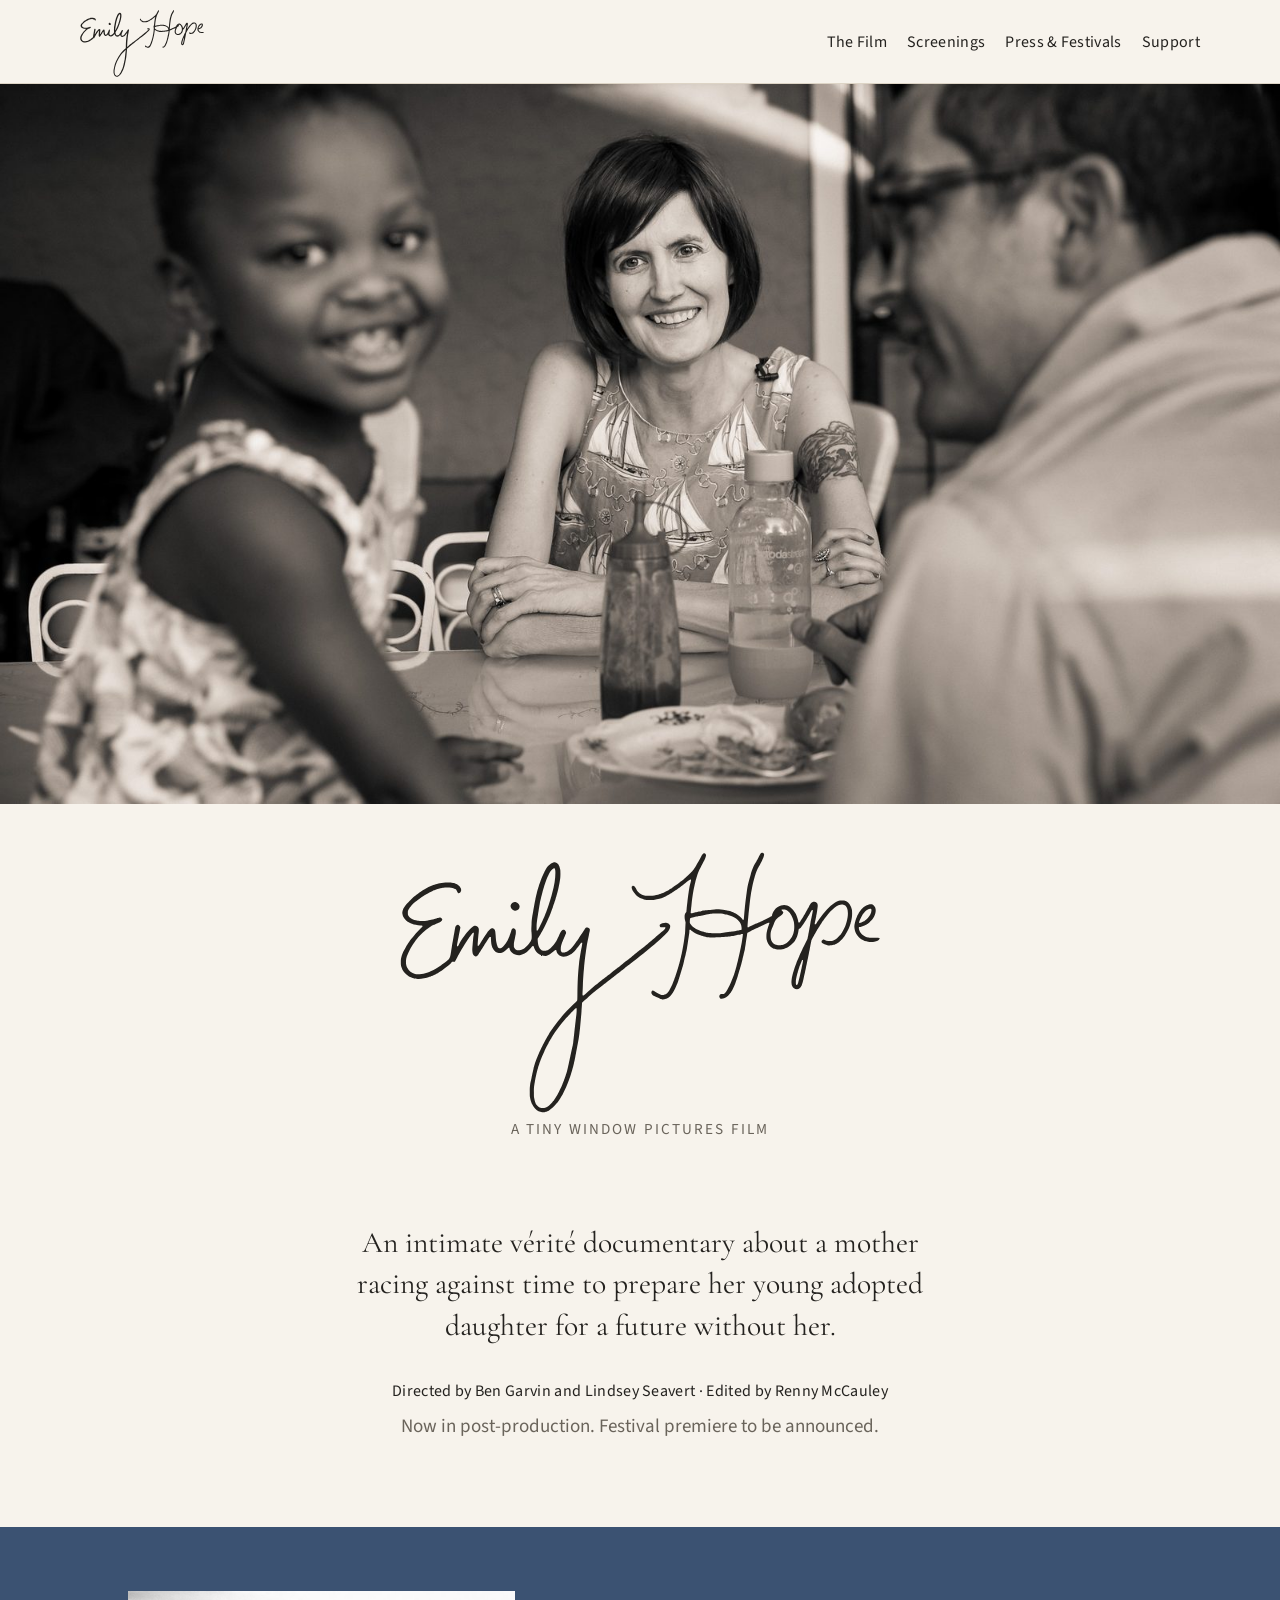
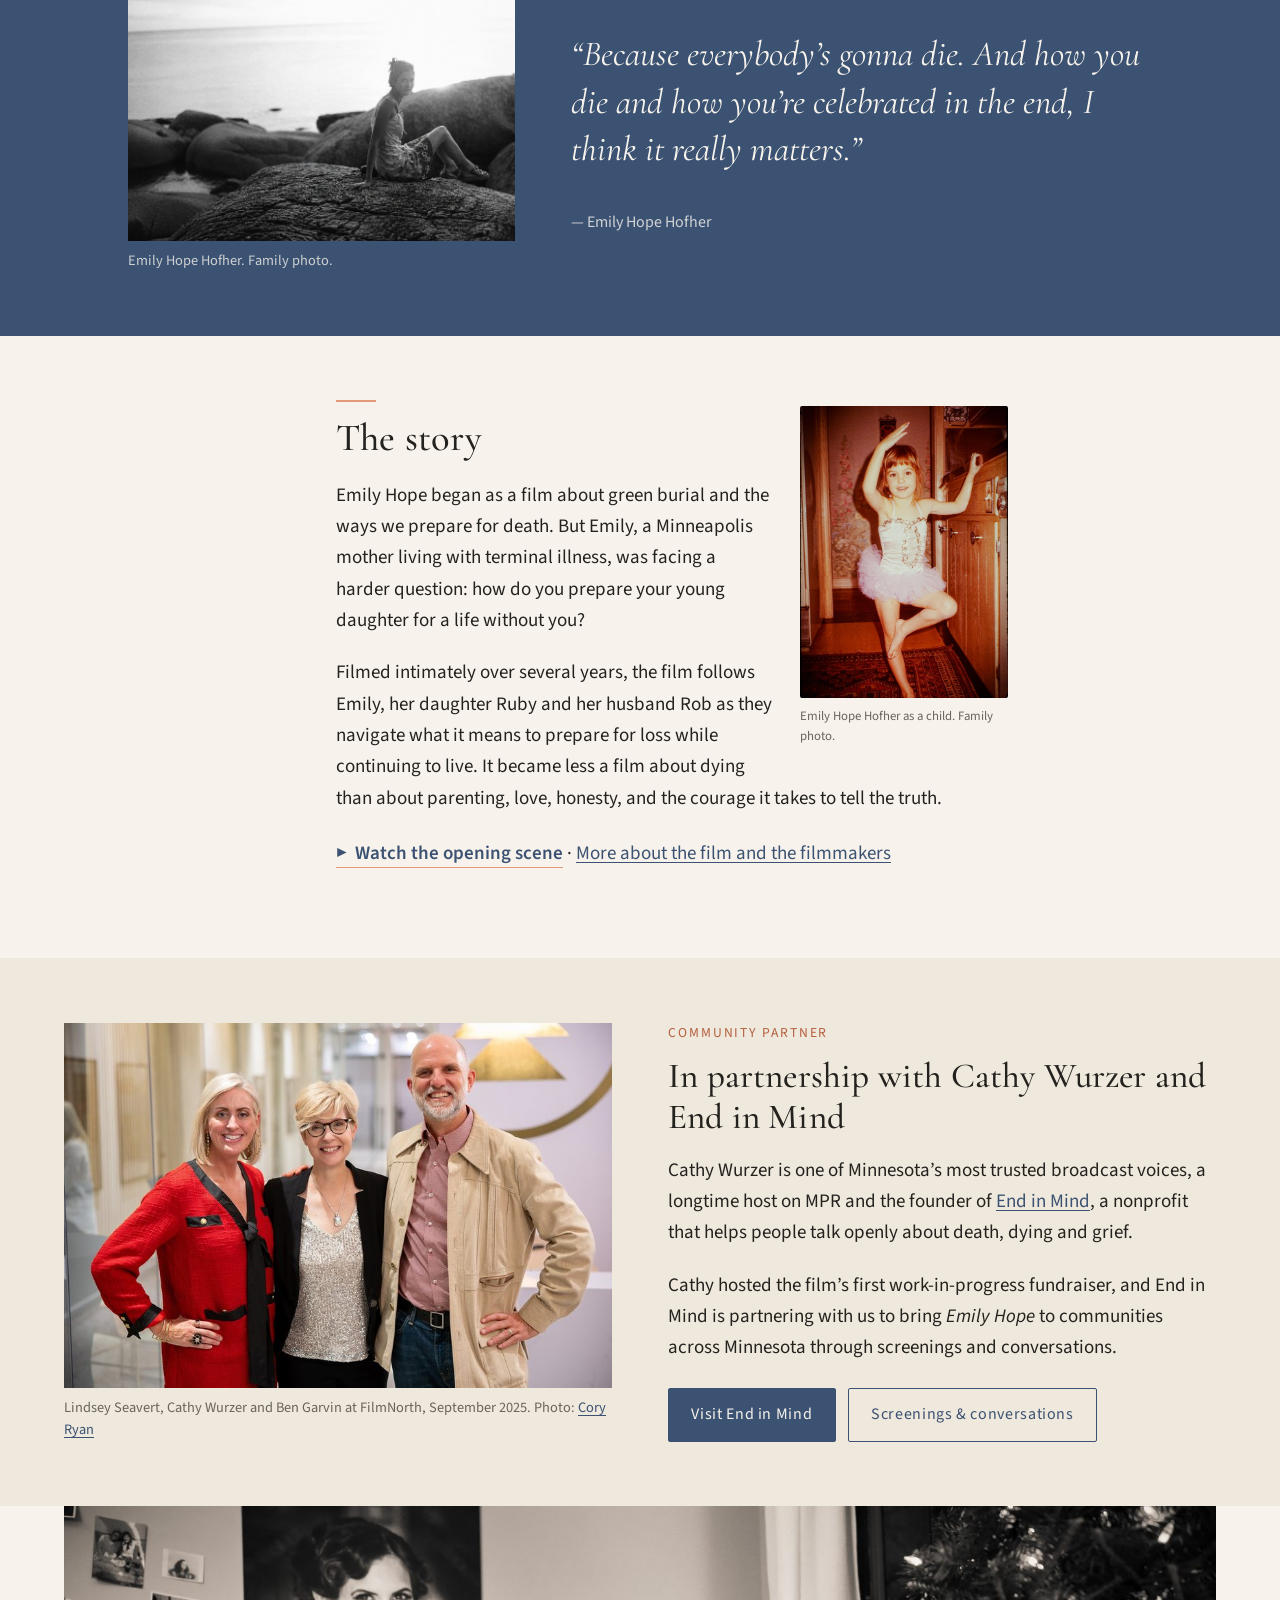
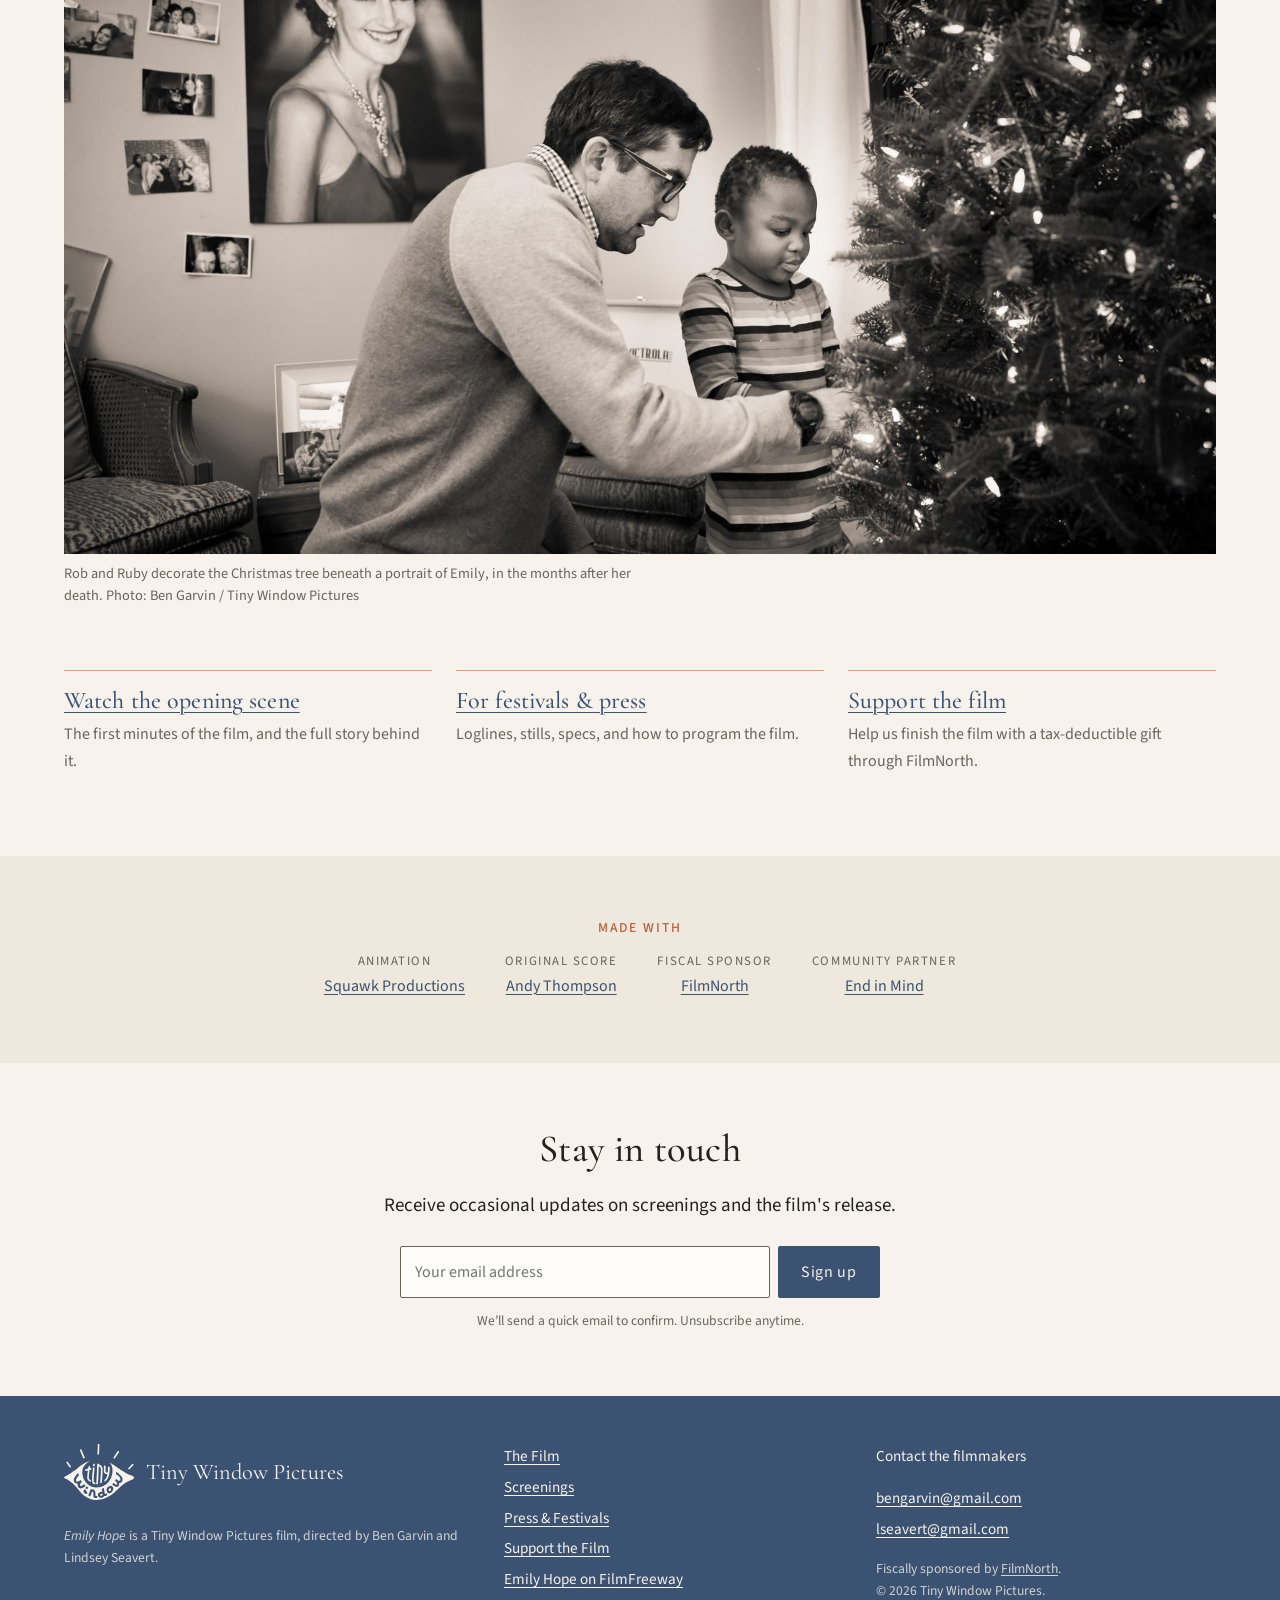
<file: index.html>
<!doctype html>
<html lang="en">
<head>
  <meta charset="utf-8">
  <!-- Google Analytics (Emily Hope website) -->
  <script async src="https://www.googletagmanager.com/gtag/js?id=G-E8V0E00K4C"></script>
  <script>window.dataLayer=window.dataLayer||[];function gtag(){dataLayer.push(arguments);}gtag('js',new Date());gtag('config','G-E8V0E00K4C');</script>
  <meta name="viewport" content="width=device-width, initial-scale=1">
  <title>Emily Hope | A Documentary About Motherhood, Terminal Illness and Telling the Truth</title>
  <meta name="description" content="Emily Hope is an intimate vérité documentary about a Minneapolis mother preparing her young adopted daughter for a life without her. By Ben Garvin and Lindsey Seavert, with community partner Cathy Wurzer and End in Mind.">
  <link rel="canonical" href="https://www.emilyhopefilm.com/">
  <meta property="og:type" content="website">
  <meta property="og:site_name" content="Emily Hope">
  <meta property="og:title" content="Emily Hope | A Documentary About Motherhood, Terminal Illness and Telling the Truth">
  <meta property="og:description" content="Emily Hope is an intimate vérité documentary about a Minneapolis mother preparing her young adopted daughter for a life without her. By Ben Garvin and Lindsey Seavert, with community partner Cathy Wurzer and End in Mind.">
  <meta property="og:url" content="https://www.emilyhopefilm.com/">
  <meta property="og:image" content="https://www.emilyhopefilm.com/img/og-emily-hope.jpg">
  <meta property="og:image:width" content="1200">
  <meta property="og:image:height" content="630">
  <meta property="og:image:alt" content="Emily Hope smiling across a table at her daughter Ruby, with her husband Rob in the foreground.">
  <meta name="twitter:card" content="summary_large_image">
  <meta name="theme-color" content="#3b5272">
  <link rel="icon" href="favicon.svg" type="image/svg+xml">
  <link rel="preconnect" href="https://fonts.googleapis.com">
  <link rel="preconnect" href="https://fonts.gstatic.com" crossorigin>
  <link href="https://fonts.googleapis.com/css2?family=Cormorant+Garamond:ital,wght@0,500;1,500&amp;family=Source+Sans+3:wght@400;600&amp;display=swap" rel="stylesheet">
  <link rel="stylesheet" href="css/style.css?v=3">
  <script type="application/ld+json">
{
  "@context": "https://schema.org",
  "@type": "Movie",
  "name": "Emily Hope",
  "description": "Emily Hope is an intimate vérité documentary about a mother racing against time to prepare her young adopted daughter for a future without her. Tender and unflinching, the film explores love, grief, resilience, and the quiet courage of telling a child the truth.",
  "url": "https://www.emilyhopefilm.com/",
  "image": "https://www.emilyhopefilm.com/img/og-emily-hope.jpg",
  "genre": [
    "Documentary"
  ],
  "inLanguage": "en",
  "countryOfOrigin": {
    "@type": "Country",
    "name": "United States"
  },
  "director": [
    {
      "@type": "Person",
      "name": "Ben Garvin",
      "url": "https://www.bengarvin.com/",
      "jobTitle": "Director and cinematographer"
    },
    {
      "@type": "Person",
      "name": "Lindsey Seavert",
      "url": "http://seavertstudios.com/",
      "jobTitle": "Director and producer"
    }
  ],
  "producer": [
    {
      "@type": "Person",
      "name": "Lindsey Seavert",
      "url": "http://seavertstudios.com/",
      "jobTitle": "Director and producer"
    }
  ],
  "editor": {
    "@type": "Person",
    "name": "Renny McCauley",
    "url": "https://rennymccauley.com/",
    "jobTitle": "Editor and story producer"
  },
  "productionCompany": {
    "@type": "Organization",
    "name": "Tiny Window Pictures",
    "url": "https://tiny-window.com"
  },
  "trailer": {
    "@type": "VideoObject",
    "name": "Emily Hope — Opening Scene (work in progress)",
    "description": "The opening scene of Emily Hope, a vérité documentary by Ben Garvin and Lindsey Seavert.",
    "thumbnailUrl": "https://www.emilyhopefilm.com/img/stills/emily-hope-02-ruby-in-doorway-1600.jpg",
    "embedUrl": "https://player.vimeo.com/video/1108676259"
  },
  "about": [
    {
      "@type": "Person",
      "name": "Emily Hope Hofher"
    },
    {
      "@type": "Thing",
      "name": "End-of-life care"
    },
    {
      "@type": "Thing",
      "name": "Green burial"
    },
    {
      "@type": "Thing",
      "name": "Home funeral"
    }
  ],
  "sameAs": [
    "https://filmfreeway.com/projects/4390738",
    "https://filmnorth.org/fiscally-sponsored-projects/emily-hope/"
  ],
  "alternateName": [
    "Will She Remember Me?",
    "Will She Remember Me? The Emily Hope Documentary"
  ],
  "duration": "PT60M",
  "sponsor": [
    {
      "@type": "Organization",
      "name": "End in Mind Project",
      "url": "https://www.endinmindproject.org/",
      "founder": {
        "@type": "Person",
        "name": "Cathy Wurzer"
      }
    },
    {
      "@type": "Organization",
      "name": "FilmNorth",
      "url": "https://filmnorth.org/"
    }
  ]
}
  </script>
</head>
<body>
  <a class="skip" href="#main">Skip to content</a>

  <header class="site-header">
    <div class="inner">
      <a class="wordmark" href="./"><img src="img/emily-hope-signature.svg" alt="Emily Hope, home" width="1272" height="690"></a>
      <nav aria-label="Main">
        <ul class="nav">
        <li><a href="film/">The Film</a></li>
        <li><a href="screenings/">Screenings</a></li>
        <li><a href="press/">Press &amp; Festivals</a></li>
        <li><a href="support/">Support</a></li>
        </ul>
      </nav>
    </div>
  </header>

  <main id="main">
    <figure class="hero">
      <img src="img/stills/emily-hope-03-family-at-table-1600.jpg" srcset="img/stills/emily-hope-03-family-at-table-800.jpg 800w, img/stills/emily-hope-03-family-at-table-1600.jpg 1600w, img/stills/emily-hope-03-family-at-table-2400.jpg 2400w" sizes="100vw" width="1600" height="900" alt="Emily smiles across a table at her daughter Ruby, with her husband Rob in the foreground." fetchpriority="high">
    </figure>

    <div class="title-block">
      <h1 class="film-title"><img src="img/emily-hope-signature.svg" alt="Emily Hope" width="1272" height="690"></h1>
      <p class="credit">A Tiny Window Pictures film</p>
    </div>

    <section class="section" aria-label="About the film">
      <div class="prose center">
        <p class="lede">An intimate vérité documentary about a mother racing against time to prepare her young adopted daughter for a future without her.</p>
        <p class="credits-line">Directed by Ben Garvin and Lindsey Seavert &middot; Edited by Renny McCauley</p>
        <p class="muted">Now in post-production. Festival premiere to be announced.</p>
      </div>
    </section>

    <section class="section band" aria-label="Emily, in her words">
      <div class="quote-row">
        <figure>
          <img src="img/family/emily-hope-hofher-on-the-rocks-1500.jpg" srcset="img/family/emily-hope-hofher-on-the-rocks-800.jpg 800w, img/family/emily-hope-hofher-on-the-rocks-1500.jpg 1500w" sizes="(min-width: 52rem) 28rem, 100vw" width="1500" height="965" alt="Emily Hope Hofher as a young woman, sitting on a rocky shoreline and looking back over her shoulder." loading="lazy" decoding="async">
          <figcaption>Emily Hope Hofher. Family photo.</figcaption>
        </figure>
        <blockquote class="pull">
          <p>&ldquo;Because everybody&rsquo;s gonna die. And how you die and how you&rsquo;re celebrated in the end, I think it really matters.&rdquo;</p>
          <cite>&mdash; Emily Hope Hofher</cite>
        </blockquote>
      </div>
    </section>

    <section class="section" aria-labelledby="story">
      <div class="prose">
        <figure class="float-photo">
          <img src="img/family/emily-hope-hofher-as-a-child-600.jpg" srcset="img/family/emily-hope-hofher-as-a-child-600.jpg 600w, img/family/emily-hope-hofher-as-a-child-1200.jpg 1200w" sizes="12rem" width="600" height="841" alt="Emily Hope Hofher as a young girl in a ballet costume, posing in a kitchen doorway." loading="lazy" decoding="async">
          <figcaption>Emily Hope Hofher as a child. Family photo.</figcaption>
        </figure>
        <h2 id="story">The story</h2>
        <p>Emily Hope began as a film about green burial and the ways we prepare for death. But Emily, a Minneapolis mother living with terminal illness, was facing a harder question: how do you prepare your young daughter for a life without you?</p>
        <p>Filmed intimately over several years, the film follows Emily, her daughter Ruby and her husband Rob as they navigate what it means to prepare for loss while continuing to live. It became less a film about dying than about parenting, love, honesty, and the courage it takes to tell the truth.</p>
        <p class="story-links"><a class="play-link" href="film/#watch" data-vimeo-modal="1108676259">&#9654;&nbsp; Watch the opening scene</a> <span aria-hidden="true">&middot;</span> <a href="film/">More about the film and the filmmakers</a></p>
      </div>
    </section>

    <section class="section alt" aria-labelledby="eim">
      <div class="feature">
        <figure>
          <a href="img/events/cathy-wurzer-lindsey-seavert-ben-garvin-1600.jpg"><img src="img/events/cathy-wurzer-lindsey-seavert-ben-garvin-1600.jpg" srcset="img/events/cathy-wurzer-lindsey-seavert-ben-garvin-800.jpg 800w, img/events/cathy-wurzer-lindsey-seavert-ben-garvin-1600.jpg 1600w" sizes="(min-width: 52rem) 34rem, 100vw" width="1600" height="1066" alt="Cathy Wurzer stands between filmmakers Lindsey Seavert and Ben Garvin at FilmNorth in St. Paul, September 2025." loading="lazy" decoding="async"></a>
          <figcaption>Lindsey Seavert, Cathy Wurzer and Ben Garvin at FilmNorth, September 2025. Photo: <a href="https://www.ctryan.com/">Cory Ryan</a></figcaption>
        </figure>
        <div>
          <p class="eyebrow">Community partner</p>
          <h2 id="eim">In partnership with Cathy Wurzer and End in Mind</h2>
          <p>Cathy Wurzer is one of Minnesota&rsquo;s most trusted broadcast voices, a longtime host on MPR and the founder of <a href="https://www.endinmindproject.org/">End in Mind</a>, a nonprofit that helps people talk openly about death, dying and grief.</p>
          <p>Cathy hosted the film&rsquo;s first work-in-progress fundraiser, and End in Mind is partnering with us to bring <em>Emily Hope</em> to communities across Minnesota through screenings and conversations.</p>
          <!-- CATHY QUOTE: when approved, add here:
          <blockquote class="feature-quote"><p>&ldquo;Quote text.&rdquo;</p><cite>&mdash; Cathy Wurzer, founder, End in Mind</cite></blockquote> -->
          <div class="btn-row"><a class="btn" href="https://www.endinmindproject.org/">Visit End in Mind</a> <a class="btn ghost" href="screenings/">Screenings &amp; conversations</a></div>
        </div>
      </div>
    </section>

    <figure class="figure-wide">
      <img src="img/stills/emily-hope-09-christmas-tree-1600.jpg" srcset="img/stills/emily-hope-09-christmas-tree-800.jpg 800w, img/stills/emily-hope-09-christmas-tree-1600.jpg 1600w, img/stills/emily-hope-09-christmas-tree-2400.jpg 2400w" sizes="100vw" width="1600" height="900" alt="Rob and Ruby decorate a lit Christmas tree; a large portrait of Emily hangs on the wall behind them." loading="lazy" decoding="async">
      <figcaption>Rob and Ruby decorate the Christmas tree beneath a portrait of Emily, in the months after her death. Photo: Ben Garvin / Tiny Window Pictures</figcaption>
    </figure>


    <section class="section" aria-label="Find your way">
      <div class="doors">
        <div class="door">
          <h3><a href="film/#watch" data-vimeo-modal="1108676259">Watch the opening scene</a></h3>
          <p>The first minutes of the film, and the full story behind it.</p>
        </div>
        <div class="door">
          <h3><a href="press/">For festivals &amp; press</a></h3>
          <p>Loglines, stills, specs, and how to program the film.</p>
        </div>
        <div class="door">
          <h3><a href="support/">Support the film</a></h3>
          <p>Help us finish the film with a tax-deductible gift through FilmNorth.</p>
        </div>
      </div>
    </section>

    <section class="section alt center" aria-labelledby="partners">
      <h2 id="partners" class="eyebrow">Made with</h2>
      <ul class="partners">
        <li><span>Animation</span><a href="https://squawkproductions.com/">Squawk Productions</a></li>
        <li><span>Original score</span><a href="https://andywho.com/">Andy Thompson</a></li>
        <li><span>Fiscal sponsor</span><a href="https://filmnorth.org/fiscally-sponsored-projects/emily-hope/">FilmNorth</a></li>
        <li><span>Community partner</span><a href="https://www.endinmindproject.org/">End in Mind</a></li>
      </ul>
    </section>

    <div class="modal" id="video-modal" hidden>
      <div class="modal-inner" role="dialog" aria-modal="true" aria-label="Emily Hope, working opening scene">
        <button type="button" class="modal-close" aria-label="Close video">&times;</button>
        <div class="modal-frame"></div>
      </div>
    </div>
    <script>
      // "Watch the opening scene": opens the Vimeo player large over the page. Falls back to The Film page without JavaScript.
      (function () {
        var m = document.getElementById('video-modal'), frame = m.querySelector('.modal-frame'), last;
        function close() { frame.innerHTML = ''; m.hidden = true; document.body.style.overflow = ''; if (last) last.focus(); }
        document.querySelectorAll('[data-vimeo-modal]').forEach(function (a) {
          a.addEventListener('click', function (e) {
            e.preventDefault(); last = a;
            frame.innerHTML = '<iframe src="https://player.vimeo.com/video/' + a.dataset.vimeoModal + '?autoplay=1&dnt=1" title="Emily Hope, working opening scene" allow="autoplay; fullscreen; picture-in-picture" allowfullscreen></iframe>';
            m.hidden = false; document.body.style.overflow = 'hidden'; m.querySelector('.modal-close').focus();
          });
        });
        m.addEventListener('click', function (e) { if (e.target === m || e.target.classList.contains('modal-close')) close(); });
        document.addEventListener('keydown', function (e) { if (e.key === 'Escape' && !m.hidden) close(); });
      })();
    </script>

    <section class="section center" aria-labelledby="updates">
      <div class="prose">
        <h2 id="updates">Stay in touch</h2>
        <p>Receive occasional updates on screenings and the film's release.</p>
        <!-- EMAIL SIGNUP: posts to Kit form 10171319 ("Emily Hope updates"). Kit sends a confirmation email,
             then redirects to /thanks/ and, after confirming, /thanks/confirmed/. -->
        <form class="signup" action="https://app.kit.com/forms/10171319/subscriptions" method="post">
          <label for="email-signup" class="visually-hidden">Email address</label>
          <input id="email-signup" type="email" name="email_address" placeholder="Your email address" autocomplete="email" required>
          <button class="btn" type="submit">Sign up</button>
          <p class="signup-note">We&rsquo;ll send a quick email to confirm. Unsubscribe anytime.</p>
        </form>
      </div>
    </section>
  </main>

  <footer class="site-footer">
    <div class="inner">
      <div>
        <a class="tw-mark" href="https://tiny-window.com"><img src="img/tiny-window-logo-white.svg" alt="" width="1872" height="1498"><span class="tw-text">Tiny Window Pictures</span></a>
        <p class="small"><em>Emily Hope</em> is a Tiny Window Pictures film, directed by Ben Garvin and Lindsey Seavert.</p>
      </div>
      <div>
        <ul>
          <li><a href="film/">The Film</a></li>
          <li><a href="screenings/">Screenings</a></li>
          <li><a href="press/">Press &amp; Festivals</a></li>
          <li><a href="support/">Support the Film</a></li>
          <li><a href="https://filmfreeway.com/projects/4390738">Emily Hope on FilmFreeway</a></li>
        </ul>
      </div>
      <div>
        <p>Contact the filmmakers</p>
        <ul>
          <li><a href="mailto:bengarvin@gmail.com">bengarvin@gmail.com</a></li>
          <li><a href="mailto:lseavert@gmail.com">lseavert@gmail.com</a></li>
        </ul>
        <p class="small">Fiscally sponsored by <a href="https://filmnorth.org/fiscally-sponsored-projects/emily-hope/">FilmNorth</a>.<br>&copy; 2026 Tiny Window Pictures.</p>
      </div>
    </div>
  </footer>
</body>
</html>
</file>
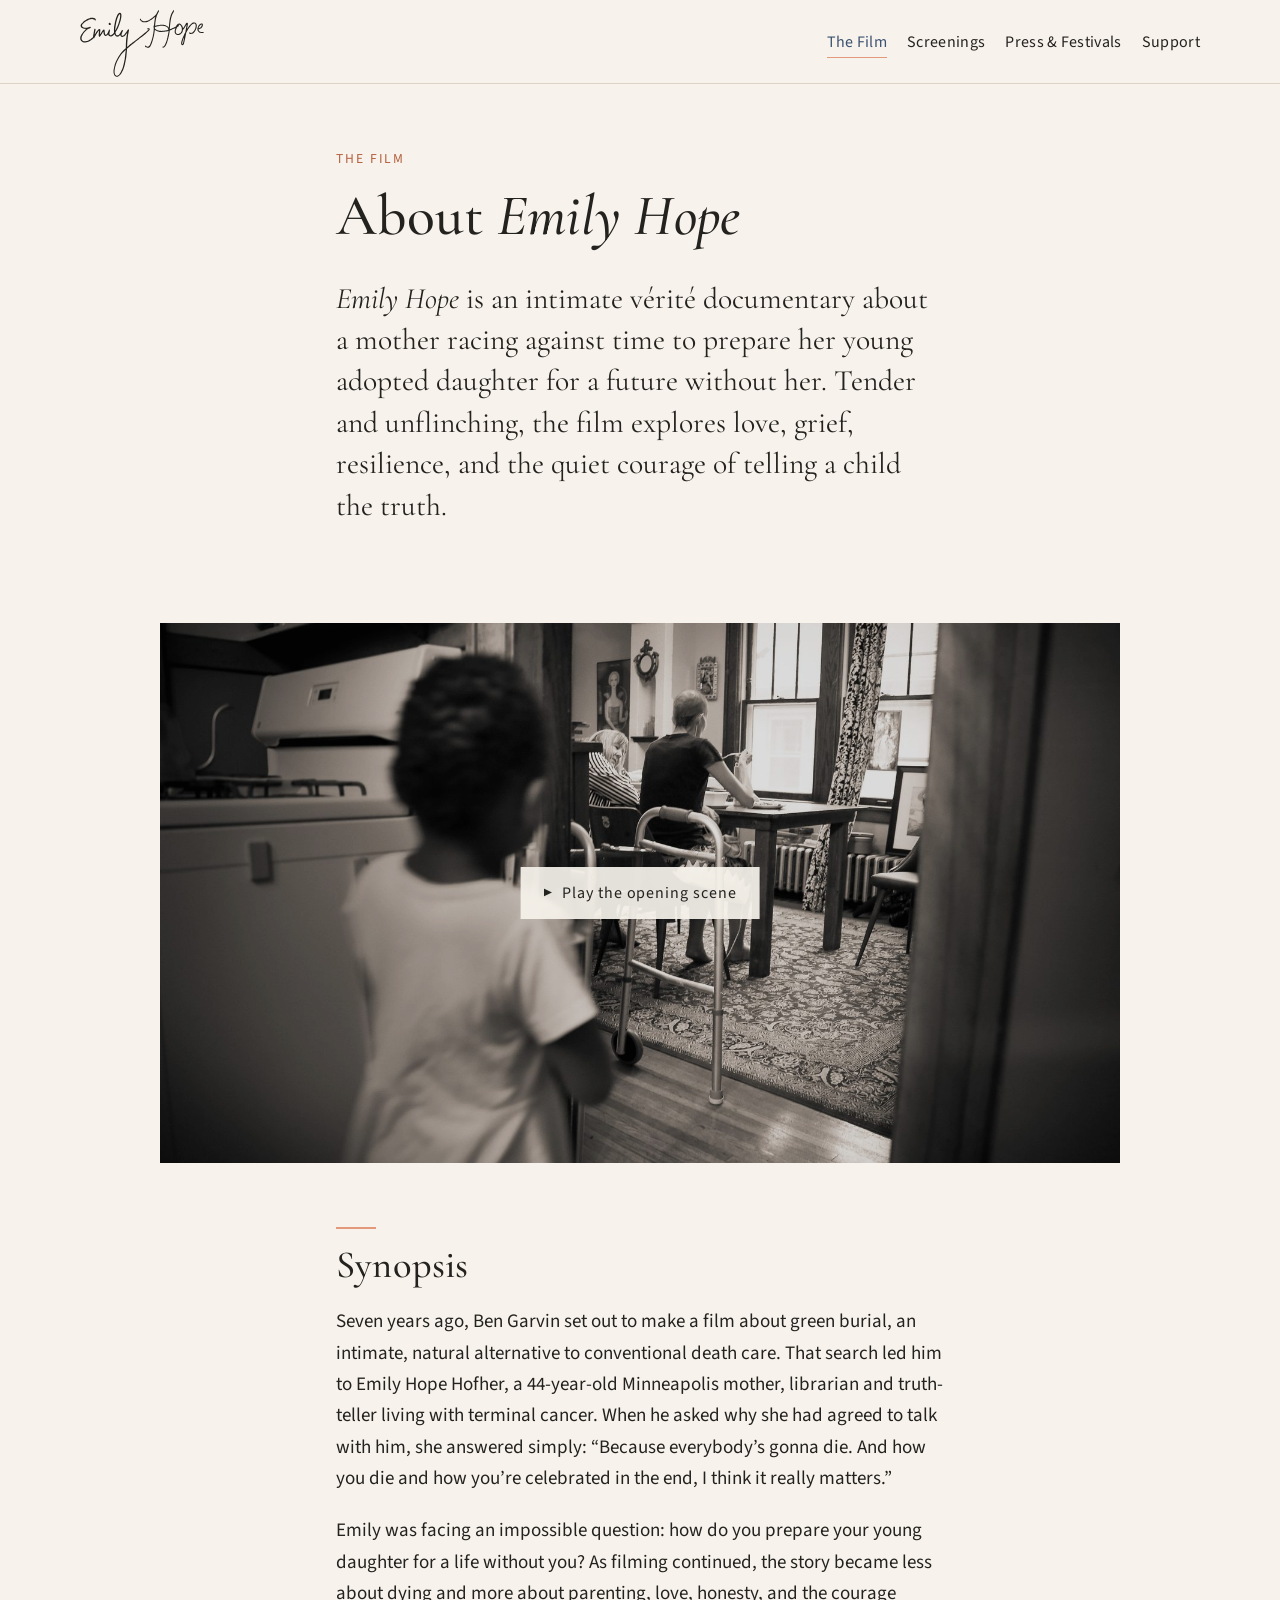
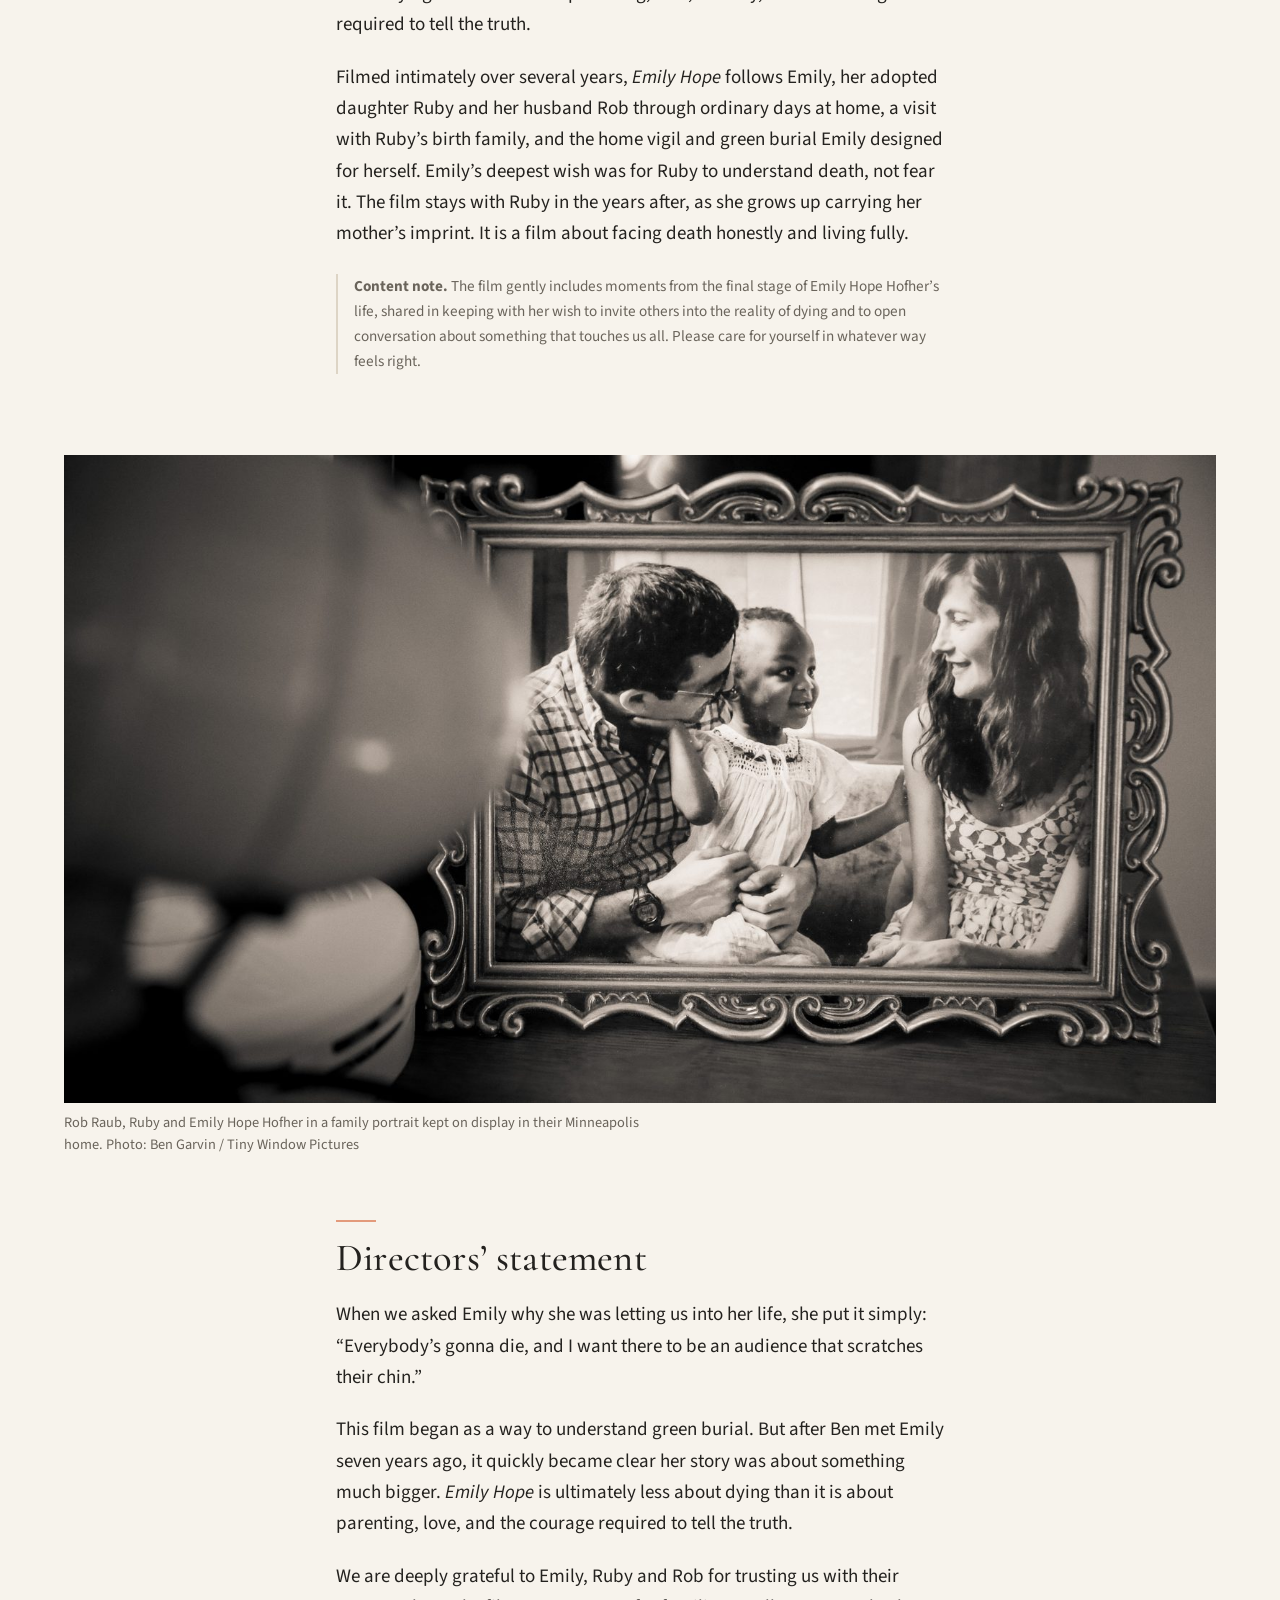
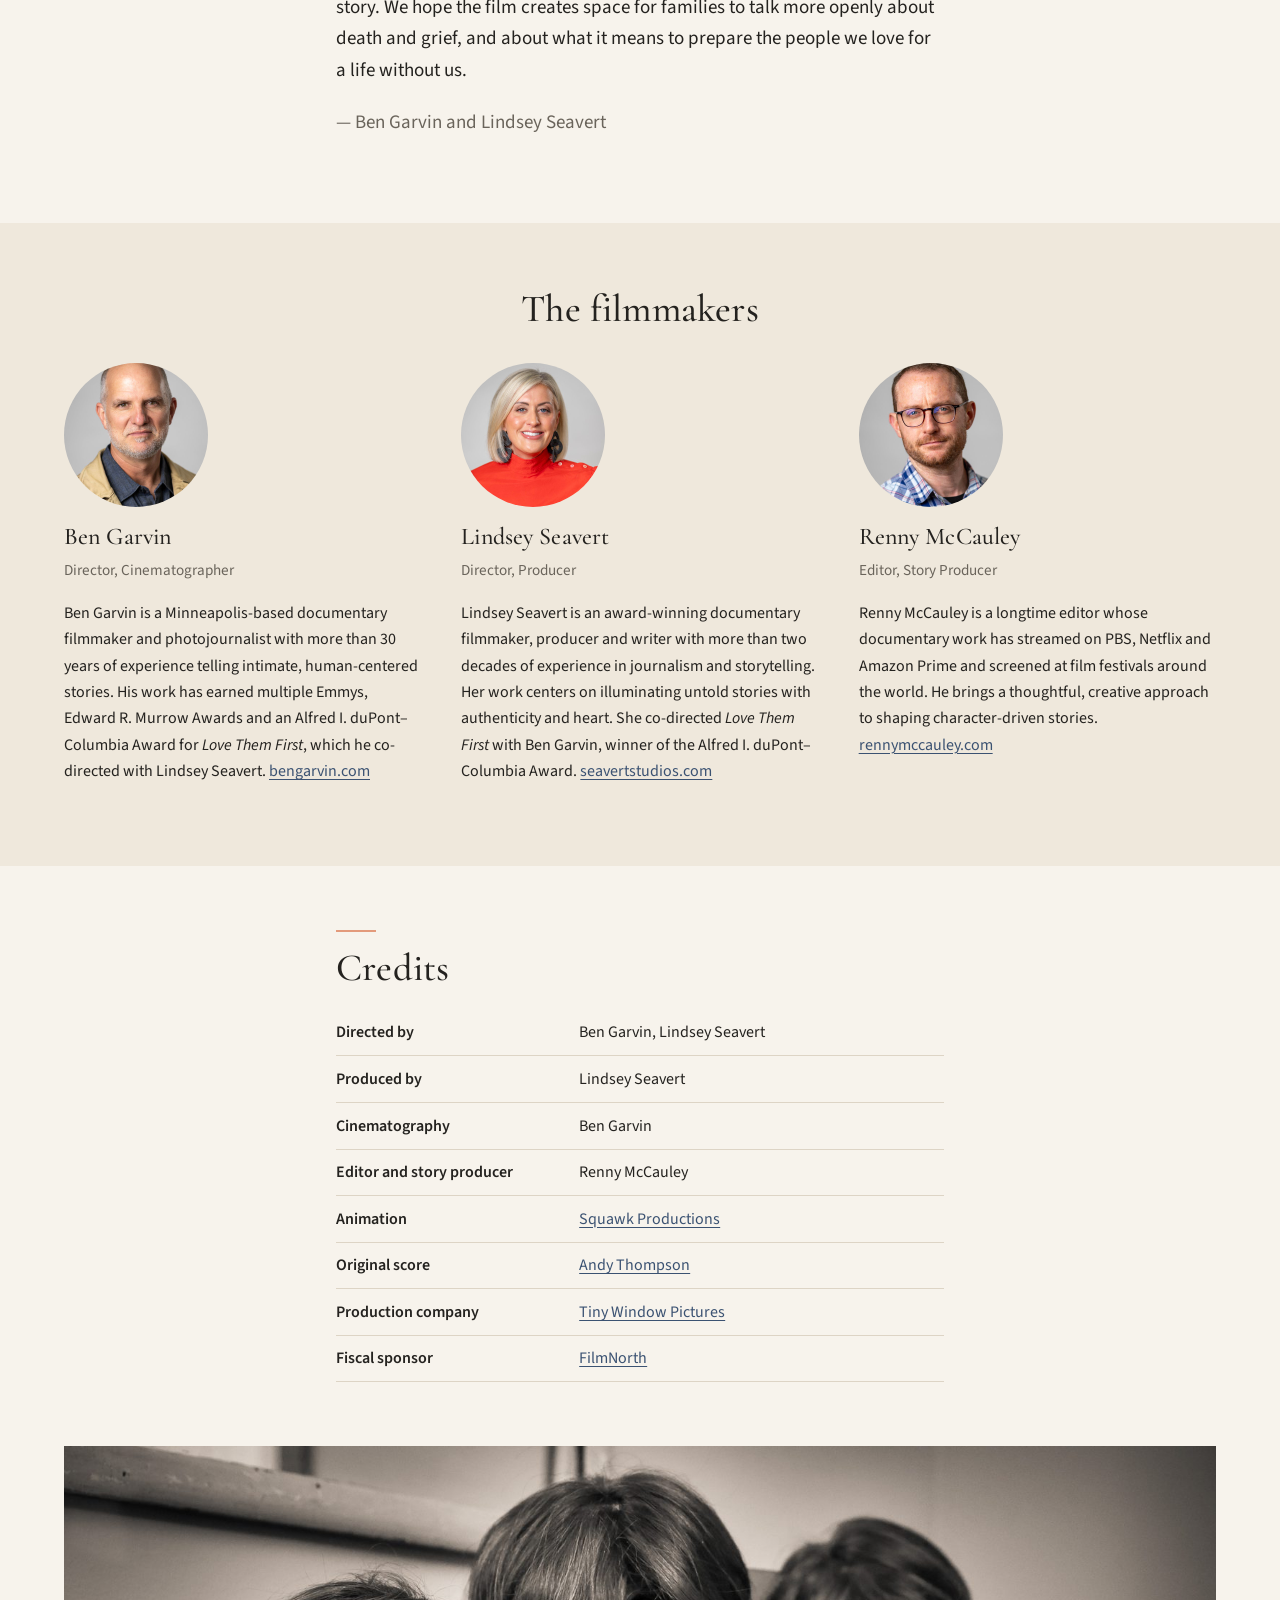
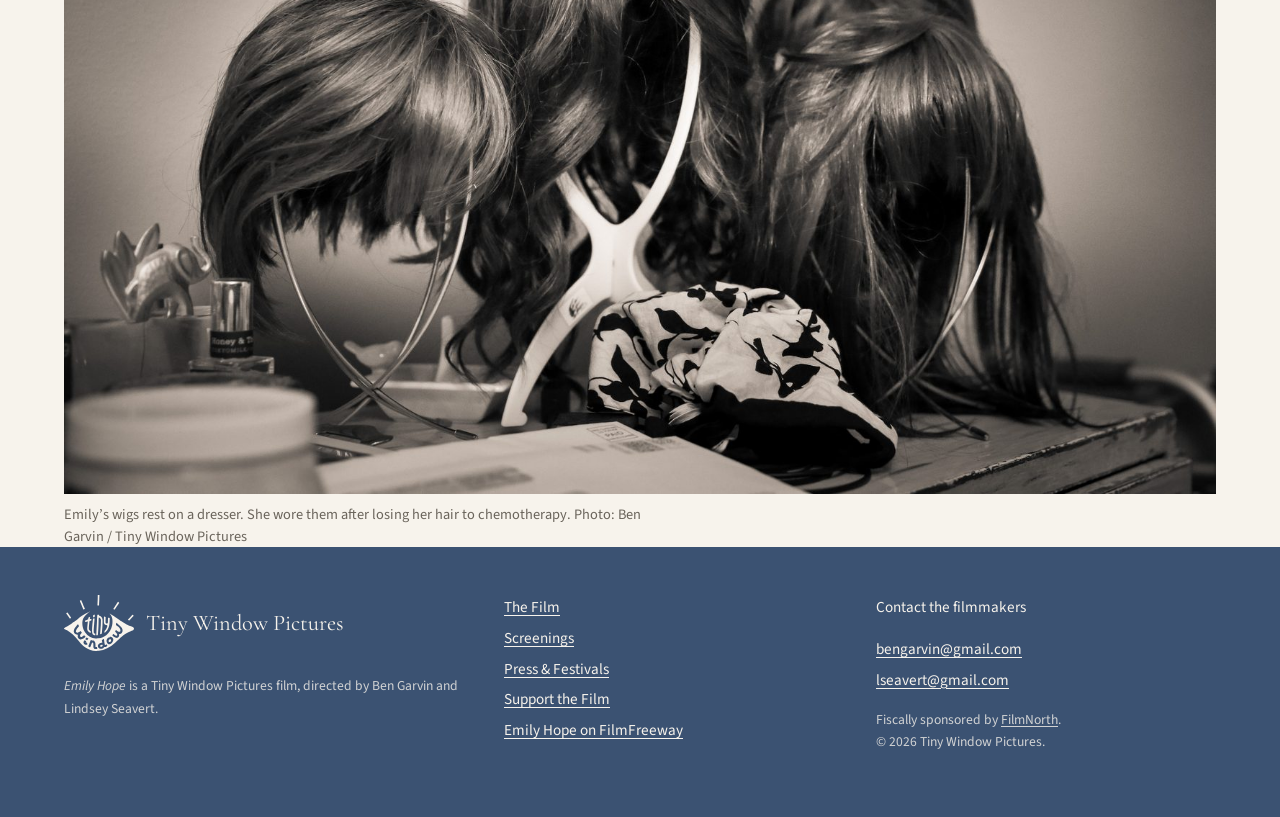
<file: film/index.html>
<!doctype html>
<html lang="en">
<head>
  <meta charset="utf-8">
  <!-- Google Analytics (Emily Hope website) -->
  <script async src="https://www.googletagmanager.com/gtag/js?id=G-E8V0E00K4C"></script>
  <script>window.dataLayer=window.dataLayer||[];function gtag(){dataLayer.push(arguments);}gtag('js',new Date());gtag('config','G-E8V0E00K4C');</script>
  <meta name="viewport" content="width=device-width, initial-scale=1">
  <title>About the Film | Emily Hope, a Documentary by Ben Garvin and Lindsey Seavert</title>
  <meta name="description" content="Synopsis, opening scene, directors’ statement and credits for Emily Hope, a vérité documentary following Emily Hope Hofher, her daughter Ruby and husband Rob through terminal illness, a home vigil and green burial.">
  <link rel="canonical" href="https://www.emilyhopefilm.com/film/">
  <meta property="og:type" content="website">
  <meta property="og:site_name" content="Emily Hope">
  <meta property="og:title" content="About the Film | Emily Hope, a Documentary by Ben Garvin and Lindsey Seavert">
  <meta property="og:description" content="Synopsis, opening scene, directors’ statement and credits for Emily Hope, a vérité documentary following Emily Hope Hofher, her daughter Ruby and husband Rob through terminal illness, a home vigil and green burial.">
  <meta property="og:url" content="https://www.emilyhopefilm.com/film/">
  <meta property="og:image" content="https://www.emilyhopefilm.com/img/og-emily-hope.jpg">
  <meta property="og:image:width" content="1200">
  <meta property="og:image:height" content="630">
  <meta property="og:image:alt" content="Emily Hope smiling across a table at her daughter Ruby, with her husband Rob in the foreground.">
  <meta name="twitter:card" content="summary_large_image">
  <meta name="theme-color" content="#3b5272">
  <link rel="icon" href="../favicon.svg" type="image/svg+xml">
  <link rel="preconnect" href="https://fonts.googleapis.com">
  <link rel="preconnect" href="https://fonts.gstatic.com" crossorigin>
  <link href="https://fonts.googleapis.com/css2?family=Cormorant+Garamond:ital,wght@0,500;1,500&amp;family=Source+Sans+3:wght@400;600&amp;display=swap" rel="stylesheet">
  <link rel="stylesheet" href="../css/style.css?v=3">
  <script type="application/ld+json">
{
  "@context": "https://schema.org",
  "@type": "Movie",
  "name": "Emily Hope",
  "description": "Emily Hope is an intimate vérité documentary about a mother racing against time to prepare her young adopted daughter for a future without her. Tender and unflinching, the film explores love, grief, resilience, and the quiet courage of telling a child the truth.",
  "url": "https://www.emilyhopefilm.com/film/",
  "image": "https://www.emilyhopefilm.com/img/og-emily-hope.jpg",
  "genre": [
    "Documentary"
  ],
  "inLanguage": "en",
  "countryOfOrigin": {
    "@type": "Country",
    "name": "United States"
  },
  "director": [
    {
      "@type": "Person",
      "name": "Ben Garvin",
      "url": "https://www.bengarvin.com/",
      "jobTitle": "Director and cinematographer"
    },
    {
      "@type": "Person",
      "name": "Lindsey Seavert",
      "url": "http://seavertstudios.com/",
      "jobTitle": "Director and producer"
    }
  ],
  "producer": [
    {
      "@type": "Person",
      "name": "Lindsey Seavert",
      "url": "http://seavertstudios.com/",
      "jobTitle": "Director and producer"
    }
  ],
  "editor": {
    "@type": "Person",
    "name": "Renny McCauley",
    "url": "https://rennymccauley.com/",
    "jobTitle": "Editor and story producer"
  },
  "productionCompany": {
    "@type": "Organization",
    "name": "Tiny Window Pictures",
    "url": "https://tiny-window.com"
  },
  "trailer": {
    "@type": "VideoObject",
    "name": "Emily Hope — Opening Scene (work in progress)",
    "description": "The opening scene of Emily Hope, a vérité documentary by Ben Garvin and Lindsey Seavert.",
    "thumbnailUrl": "https://www.emilyhopefilm.com/img/stills/emily-hope-02-ruby-in-doorway-1600.jpg",
    "embedUrl": "https://player.vimeo.com/video/1108676259"
  },
  "about": [
    {
      "@type": "Person",
      "name": "Emily Hope Hofher"
    },
    {
      "@type": "Thing",
      "name": "End-of-life care"
    },
    {
      "@type": "Thing",
      "name": "Green burial"
    },
    {
      "@type": "Thing",
      "name": "Home funeral"
    }
  ],
  "sameAs": [
    "https://filmfreeway.com/projects/4390738",
    "https://filmnorth.org/fiscally-sponsored-projects/emily-hope/"
  ],
  "alternateName": [
    "Will She Remember Me?",
    "Will She Remember Me? The Emily Hope Documentary"
  ],
  "duration": "PT60M",
  "sponsor": [
    {
      "@type": "Organization",
      "name": "End in Mind Project",
      "url": "https://www.endinmindproject.org/",
      "founder": {
        "@type": "Person",
        "name": "Cathy Wurzer"
      }
    },
    {
      "@type": "Organization",
      "name": "FilmNorth",
      "url": "https://filmnorth.org/"
    }
  ]
}
  </script>
</head>
<body>
  <a class="skip" href="#main">Skip to content</a>

  <header class="site-header">
    <div class="inner">
      <a class="wordmark" href="../"><img src="../img/emily-hope-signature.svg" alt="Emily Hope, home" width="1272" height="690"></a>
      <nav aria-label="Main">
        <ul class="nav">
        <li><a href="../film/" aria-current="page">The Film</a></li>
        <li><a href="../screenings/">Screenings</a></li>
        <li><a href="../press/">Press &amp; Festivals</a></li>
        <li><a href="../support/">Support</a></li>
        </ul>
      </nav>
    </div>
  </header>

  <main id="main">
    <section class="section" aria-labelledby="t">
      <div class="prose">
        <p class="eyebrow">The Film</p>
        <h1 id="t">About <em>Emily Hope</em></h1>
        <p class="lede"><em>Emily Hope</em> is an intimate vérité documentary about a mother racing against time to prepare her young adopted daughter for a future without her. Tender and unflinching, the film explores love, grief, resilience, and the quiet courage of telling a child the truth.</p>
      </div>
    </section>

    <div class="video" id="watch">
      <button type="button" data-vimeo="1108676259" aria-label="Play the working opening scene of Emily Hope (loads a Vimeo player)">
        <img src="../img/stills/emily-hope-02-ruby-in-doorway-1600.jpg" srcset="../img/stills/emily-hope-02-ruby-in-doorway-800.jpg 800w, ../img/stills/emily-hope-02-ruby-in-doorway-1600.jpg 1600w, ../img/stills/emily-hope-02-ruby-in-doorway-2400.jpg 2400w" sizes="(min-width: 60rem) 60rem, 100vw" width="1600" height="900" alt="" loading="lazy" decoding="async">
        <span>&#9654;&nbsp; Play the opening scene</span>
      </button>
    </div>
    <script>
      // Click-to-play: the Vimeo player only loads when someone presses play, which keeps the page fast.
      document.querySelectorAll('[data-vimeo]').forEach(function (b) {
        b.addEventListener('click', function () {
          var f = document.createElement('iframe');
          f.src = 'https://player.vimeo.com/video/' + b.dataset.vimeo + '?autoplay=1&dnt=1';
          f.title = 'Emily Hope, working opening scene';
          f.allow = 'autoplay; fullscreen; picture-in-picture';
          f.allowFullscreen = true;
          b.replaceWith(f);
        });
      });
    </script>

    <section class="section" aria-labelledby="synopsis">
      <div class="prose">
        <h2 id="synopsis">Synopsis</h2>
        <p>Seven years ago, Ben Garvin set out to make a film about green burial, an intimate, natural alternative to conventional death care. That search led him to Emily Hope Hofher, a 44-year-old Minneapolis mother, librarian and truth-teller living with terminal cancer. When he asked why she had agreed to talk with him, she answered simply: &ldquo;Because everybody&rsquo;s gonna die. And how you die and how you&rsquo;re celebrated in the end, I think it really matters.&rdquo;</p>
        <p>Emily was facing an impossible question: how do you prepare your young daughter for a life without you? As filming continued, the story became less about dying and more about parenting, love, honesty, and the courage required to tell the truth.</p>
        <p>Filmed intimately over several years, <em>Emily Hope</em> follows Emily, her adopted daughter Ruby and her husband Rob through ordinary days at home, a visit with Ruby&rsquo;s birth family, and the home vigil and green burial Emily designed for herself. Emily&rsquo;s deepest wish was for Ruby to understand death, not fear it. The film stays with Ruby in the years after, as she grows up carrying her mother&rsquo;s imprint. It is a film about facing death honestly and living fully.</p>
        <p class="note"><strong>Content note.</strong> The film gently includes moments from the final stage of Emily Hope Hofher&rsquo;s life, shared in keeping with her wish to invite others into the reality of dying and to open conversation about something that touches us all. Please care for yourself in whatever way feels right.</p>
      </div>
    </section>

    <figure class="figure-wide">
      <img src="../img/stills/emily-hope-01-family-portrait-1600.jpg" srcset="../img/stills/emily-hope-01-family-portrait-800.jpg 800w, ../img/stills/emily-hope-01-family-portrait-1600.jpg 1600w, ../img/stills/emily-hope-01-family-portrait-2400.jpg 2400w" sizes="100vw" width="1600" height="900" alt="A framed black-and-white family portrait of a father, a smiling toddler and a mother." loading="lazy" decoding="async">
      <figcaption>Rob Raub, Ruby and Emily Hope Hofher in a family portrait kept on display in their Minneapolis home. Photo: Ben Garvin / Tiny Window Pictures</figcaption>
    </figure>

    <section class="section" aria-labelledby="statement">
      <div class="prose">
        <h2 id="statement">Directors&rsquo; statement</h2>
        <p>When we asked Emily why she was letting us into her life, she put it simply: &ldquo;Everybody&rsquo;s gonna die, and I want there to be an audience that scratches their chin.&rdquo;</p>
        <p>This film began as a way to understand green burial. But after Ben met Emily seven years ago, it quickly became clear her story was about something much bigger. <em>Emily Hope</em> is ultimately less about dying than it is about parenting, love, and the courage required to tell the truth.</p>
        <p>We are deeply grateful to Emily, Ruby and Rob for trusting us with their story. We hope the film creates space for families to talk more openly about death and grief, and about what it means to prepare the people we love for a life without us.</p>
        <p class="muted">&mdash; Ben Garvin and Lindsey Seavert</p>
      </div>
    </section>

    <section class="section alt" aria-labelledby="filmmakers">
      <h2 id="filmmakers" class="center">The filmmakers</h2>
      <div class="people" style="margin-top:2rem">
        <div class="person">
          <img src="../img/people/ben-garvin.jpg" alt="Ben Garvin" width="288" height="288" loading="lazy">
          <h3>Ben Garvin</h3>
          <p class="role">Director, Cinematographer</p>
          <p>Ben Garvin is a Minneapolis-based documentary filmmaker and photojournalist with more than 30 years of experience telling intimate, human-centered stories. His work has earned multiple Emmys, Edward R. Murrow Awards and an Alfred I. duPont&ndash;Columbia Award for <em>Love Them First</em>, which he co-directed with Lindsey Seavert. <a href="https://www.bengarvin.com/">bengarvin.com</a></p>
        </div>
        <div class="person">
          <img src="../img/people/lindsey-seavert.jpg" alt="Lindsey Seavert" width="288" height="288" loading="lazy">
          <h3>Lindsey Seavert</h3>
          <p class="role">Director, Producer</p>
          <p>Lindsey Seavert is an award-winning documentary filmmaker, producer and writer with more than two decades of experience in journalism and storytelling. Her work centers on illuminating untold stories with authenticity and heart. She co-directed <em>Love Them First</em> with Ben Garvin, winner of the Alfred I. duPont&ndash;Columbia Award. <a href="http://seavertstudios.com/">seavertstudios.com</a></p>
        </div>
        <div class="person">
          <img src="../img/people/renny-mccauley.jpg" alt="Renny McCauley" width="288" height="288" loading="lazy">
          <h3>Renny McCauley</h3>
          <p class="role">Editor, Story Producer</p>
          <p>Renny McCauley is a longtime editor whose documentary work has streamed on PBS, Netflix and Amazon Prime and screened at film festivals around the world. He brings a thoughtful, creative approach to shaping character-driven stories. <a href="https://rennymccauley.com/">rennymccauley.com</a></p>
        </div>
      </div>
    </section>

    <section class="section" aria-labelledby="credits">
      <div class="prose">
        <h2 id="credits">Credits</h2>
        <table class="facts">
          <tr><th scope="row">Directed by</th><td>Ben Garvin, Lindsey Seavert</td></tr>
          <tr><th scope="row">Produced by</th><td>Lindsey Seavert</td></tr>
          <tr><th scope="row">Cinematography</th><td>Ben Garvin</td></tr>
          <tr><th scope="row">Editor and story producer</th><td>Renny McCauley</td></tr>
          <tr><th scope="row">Animation</th><td><a href="https://squawkproductions.com/">Squawk Productions</a></td></tr>
          <tr><th scope="row">Original score</th><td><a href="https://andywho.com/">Andy Thompson</a></td></tr>
          <tr><th scope="row">Production company</th><td><a href="https://tiny-window.com">Tiny Window Pictures</a></td></tr>
          <tr><th scope="row">Fiscal sponsor</th><td><a href="https://filmnorth.org/fiscally-sponsored-projects/emily-hope/">FilmNorth</a></td></tr>
        </table>
      </div>
    </section>

    <figure class="figure-wide">
      <img src="../img/stills/emily-hope-04-wigs-1600.jpg" srcset="../img/stills/emily-hope-04-wigs-800.jpg 800w, ../img/stills/emily-hope-04-wigs-1600.jpg 1600w, ../img/stills/emily-hope-04-wigs-2400.jpg 2400w" sizes="100vw" width="1600" height="900" alt="Three wigs on stands on a wooden dresser." loading="lazy" decoding="async">
      <figcaption>Emily’s wigs rest on a dresser. She wore them after losing her hair to chemotherapy. Photo: Ben Garvin / Tiny Window Pictures</figcaption>
    </figure>

  </main>

  <footer class="site-footer">
    <div class="inner">
      <div>
        <a class="tw-mark" href="https://tiny-window.com"><img src="../img/tiny-window-logo-white.svg" alt="" width="1872" height="1498"><span class="tw-text">Tiny Window Pictures</span></a>
        <p class="small"><em>Emily Hope</em> is a Tiny Window Pictures film, directed by Ben Garvin and Lindsey Seavert.</p>
      </div>
      <div>
        <ul>
          <li><a href="../film/">The Film</a></li>
          <li><a href="../screenings/">Screenings</a></li>
          <li><a href="../press/">Press &amp; Festivals</a></li>
          <li><a href="../support/">Support the Film</a></li>
          <li><a href="https://filmfreeway.com/projects/4390738">Emily Hope on FilmFreeway</a></li>
        </ul>
      </div>
      <div>
        <p>Contact the filmmakers</p>
        <ul>
          <li><a href="mailto:bengarvin@gmail.com">bengarvin@gmail.com</a></li>
          <li><a href="mailto:lseavert@gmail.com">lseavert@gmail.com</a></li>
        </ul>
        <p class="small">Fiscally sponsored by <a href="https://filmnorth.org/fiscally-sponsored-projects/emily-hope/">FilmNorth</a>.<br>&copy; 2026 Tiny Window Pictures.</p>
      </div>
    </div>
  </footer>
</body>
</html>
</file>
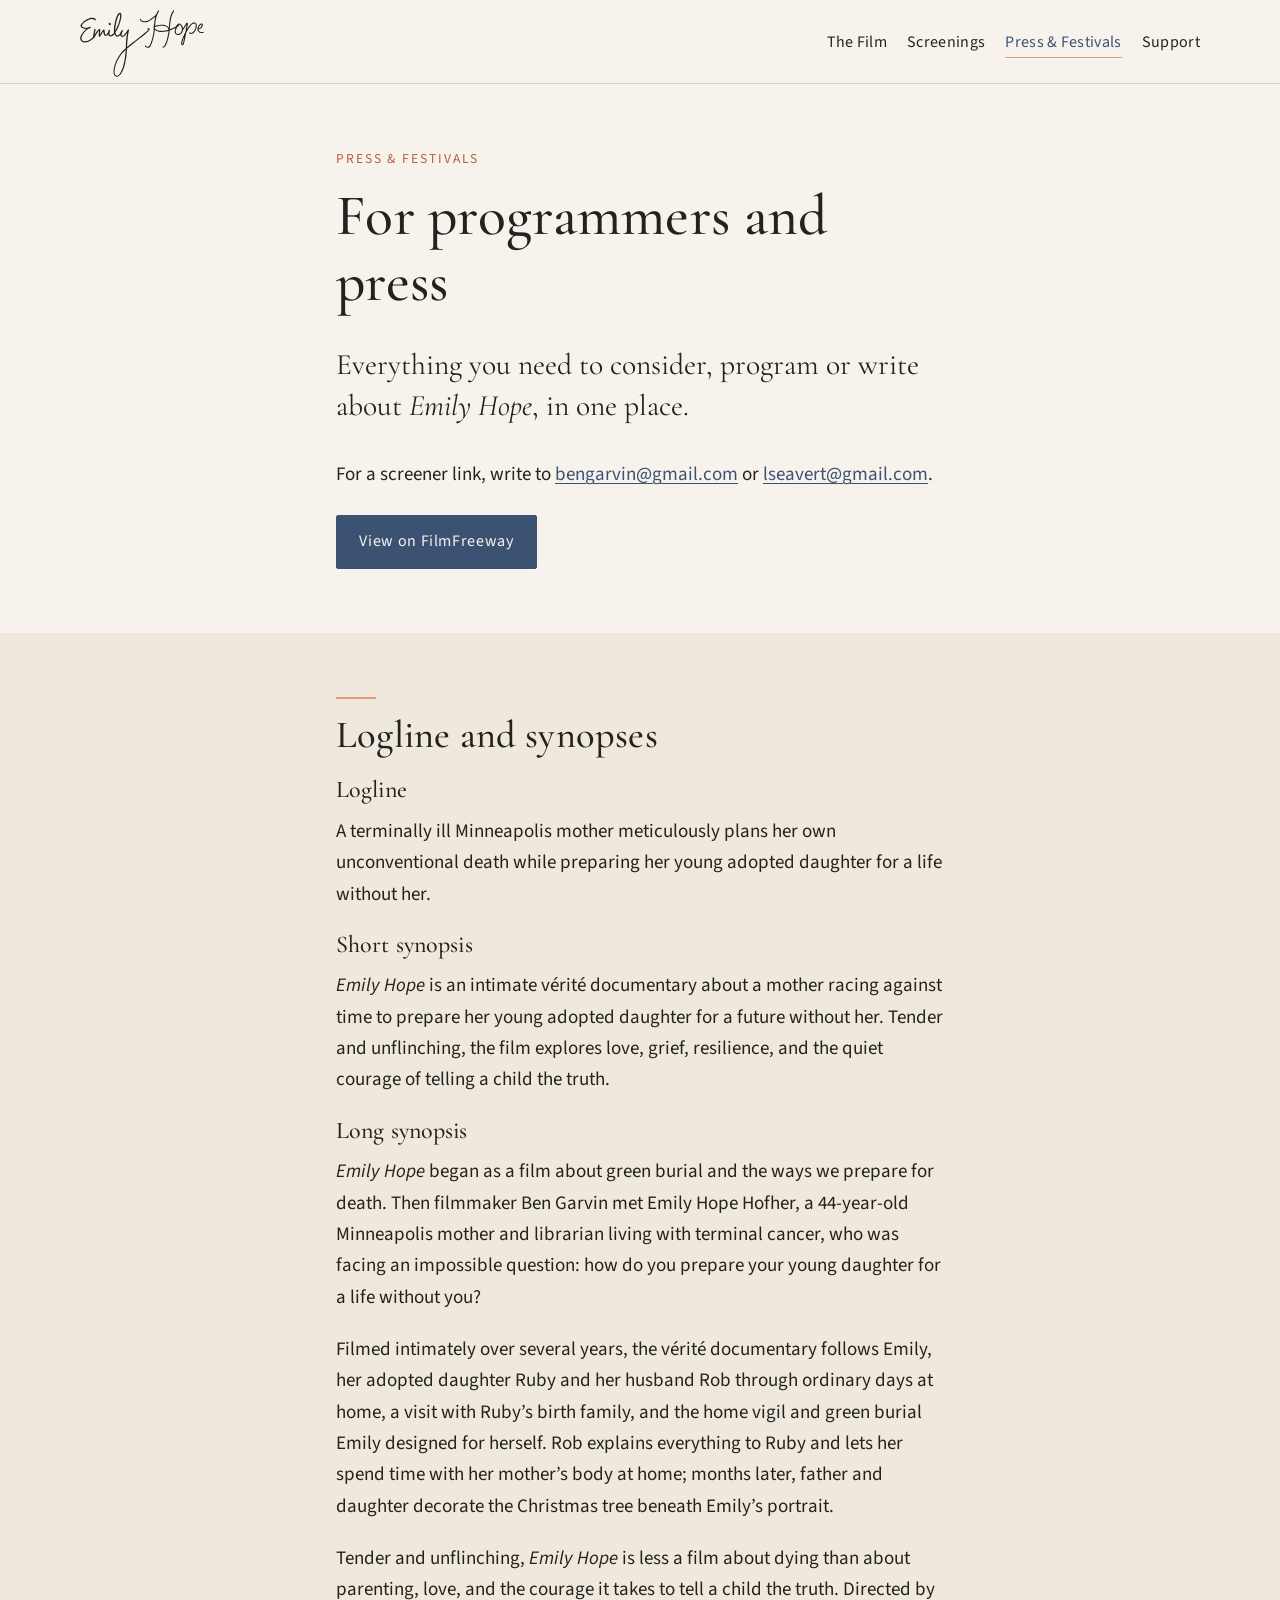
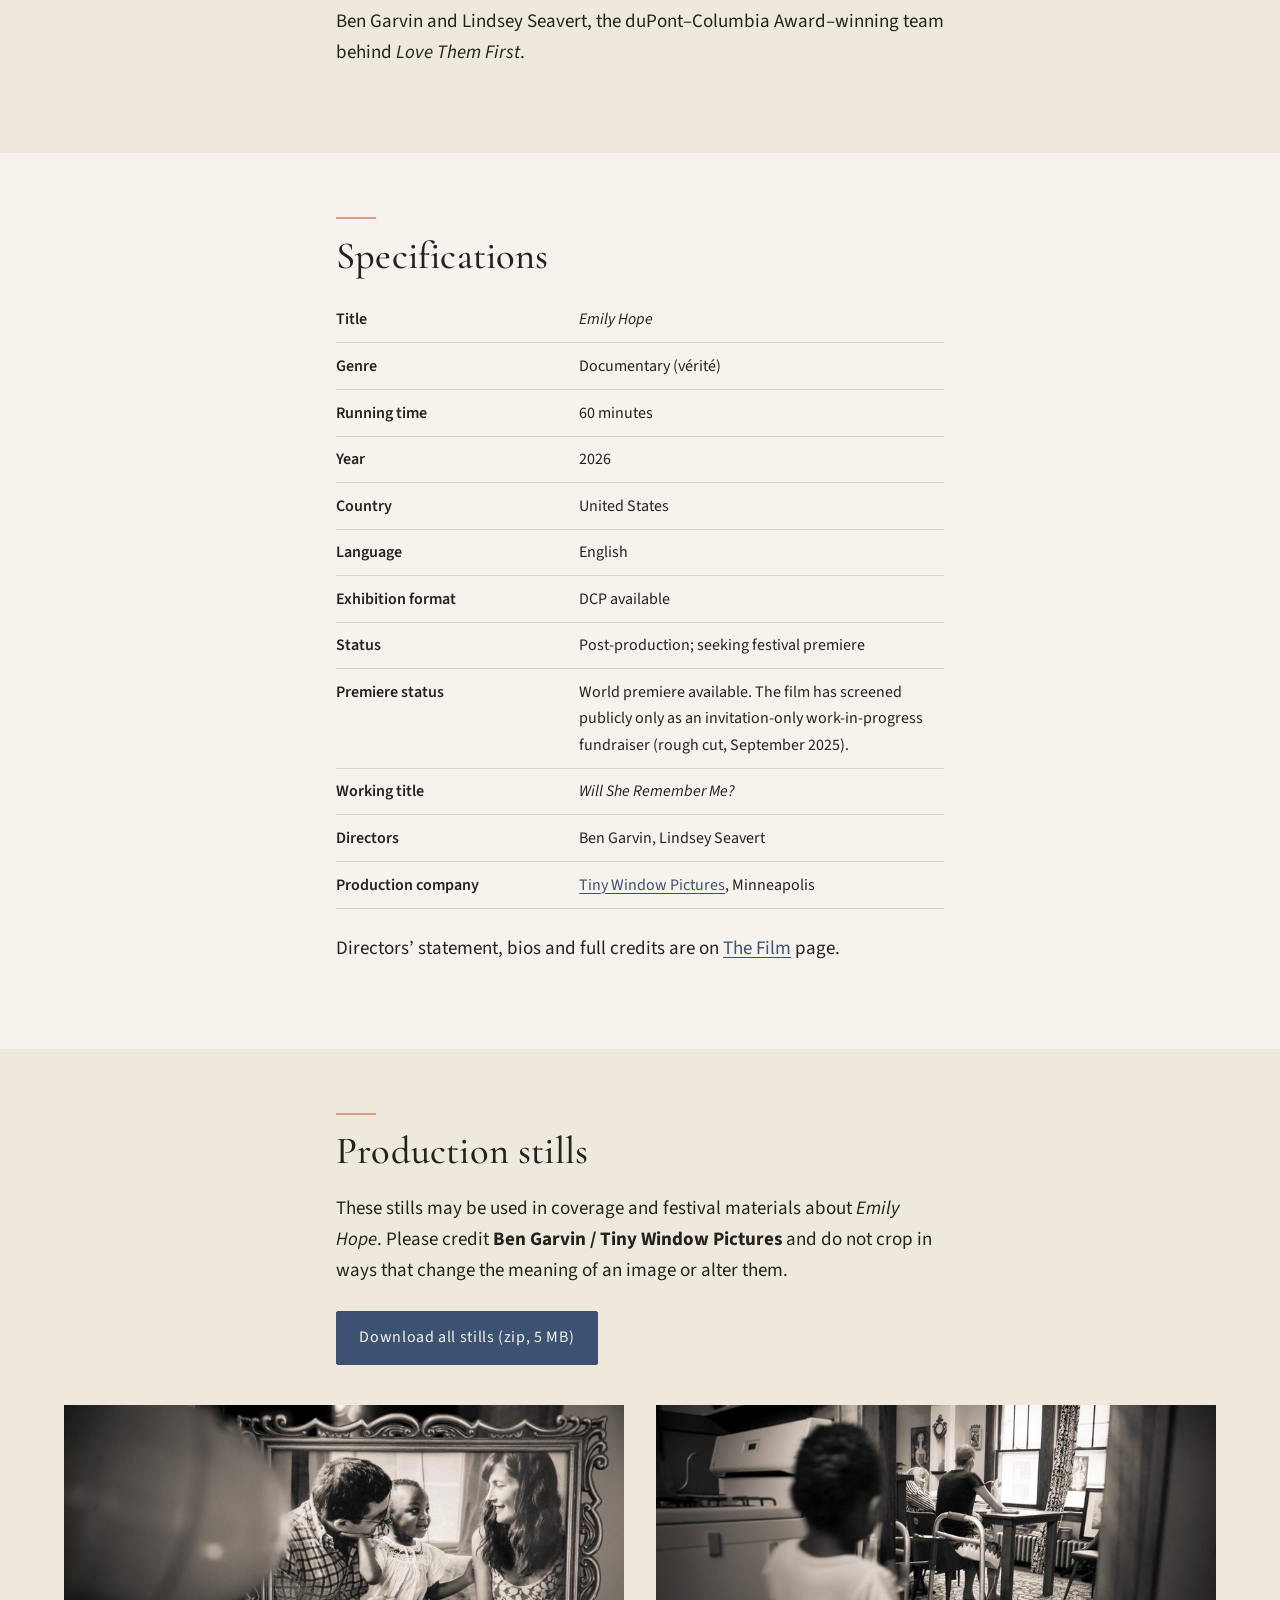
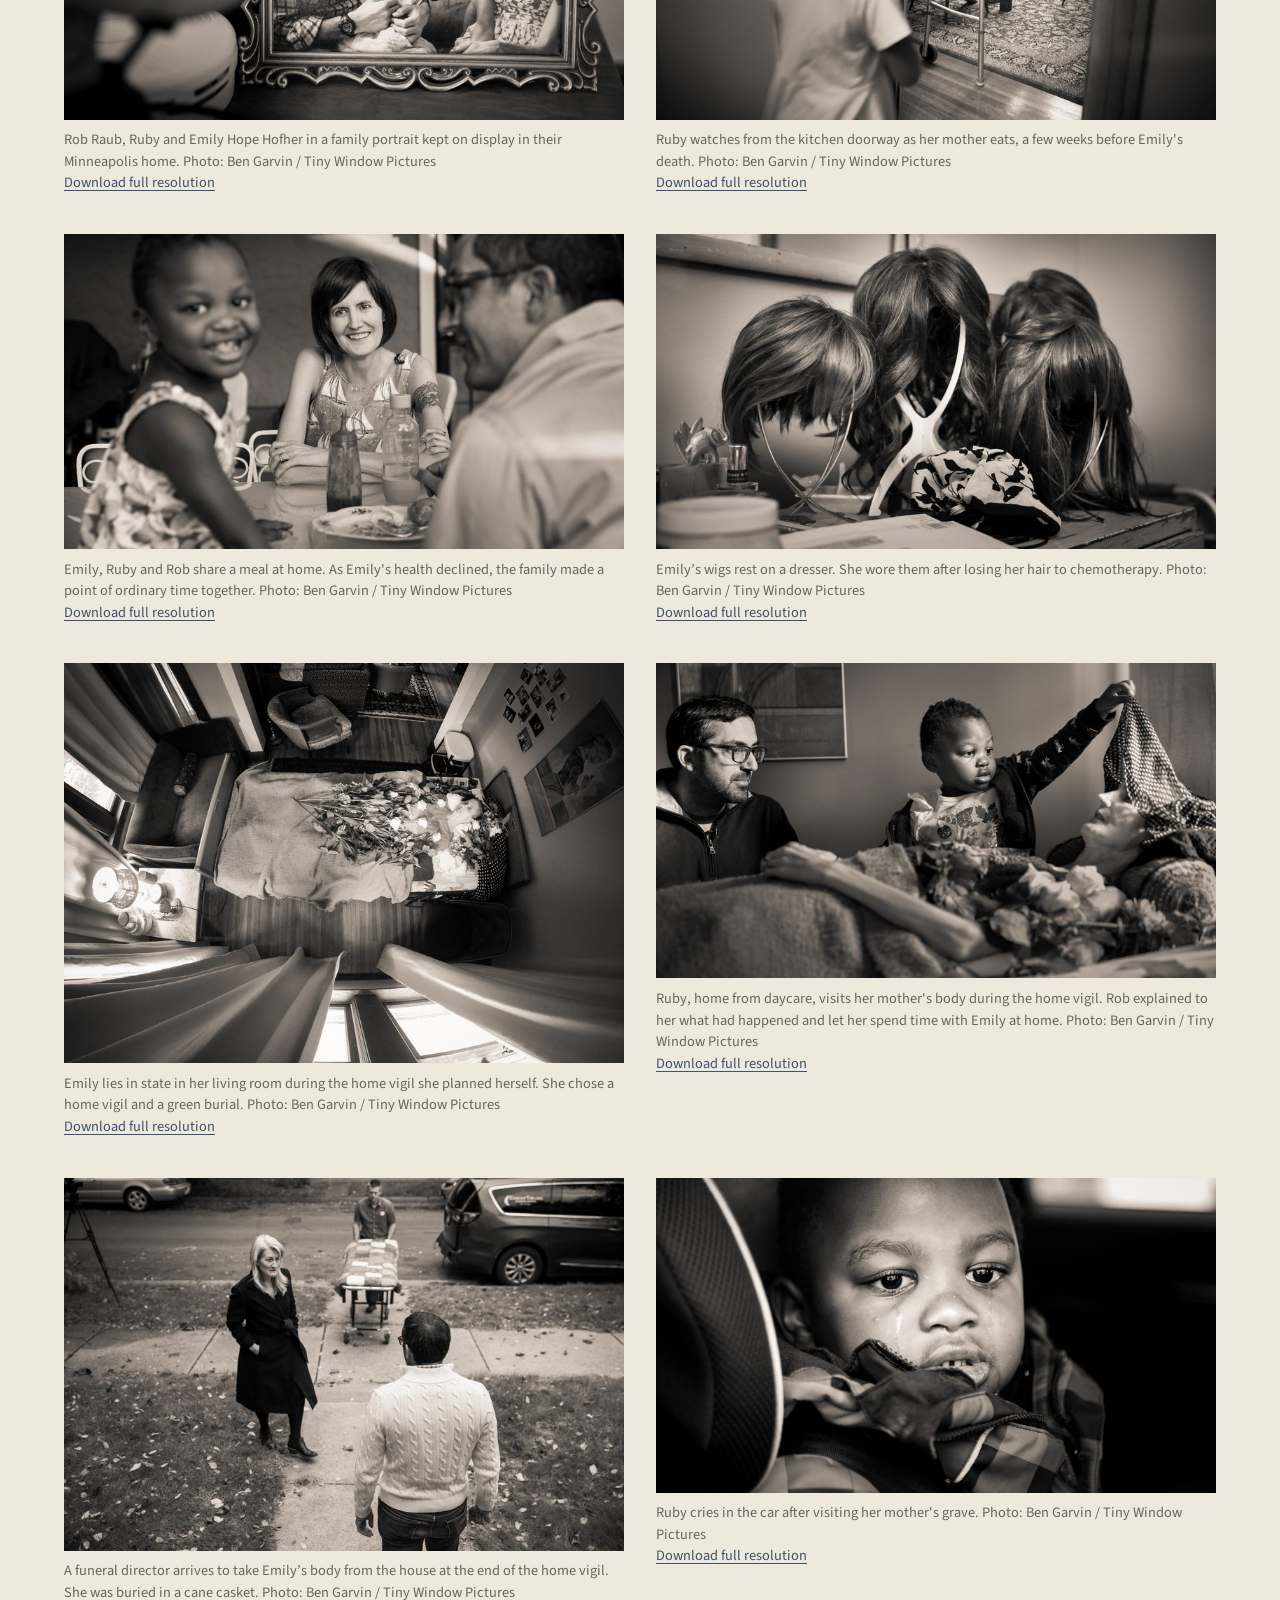
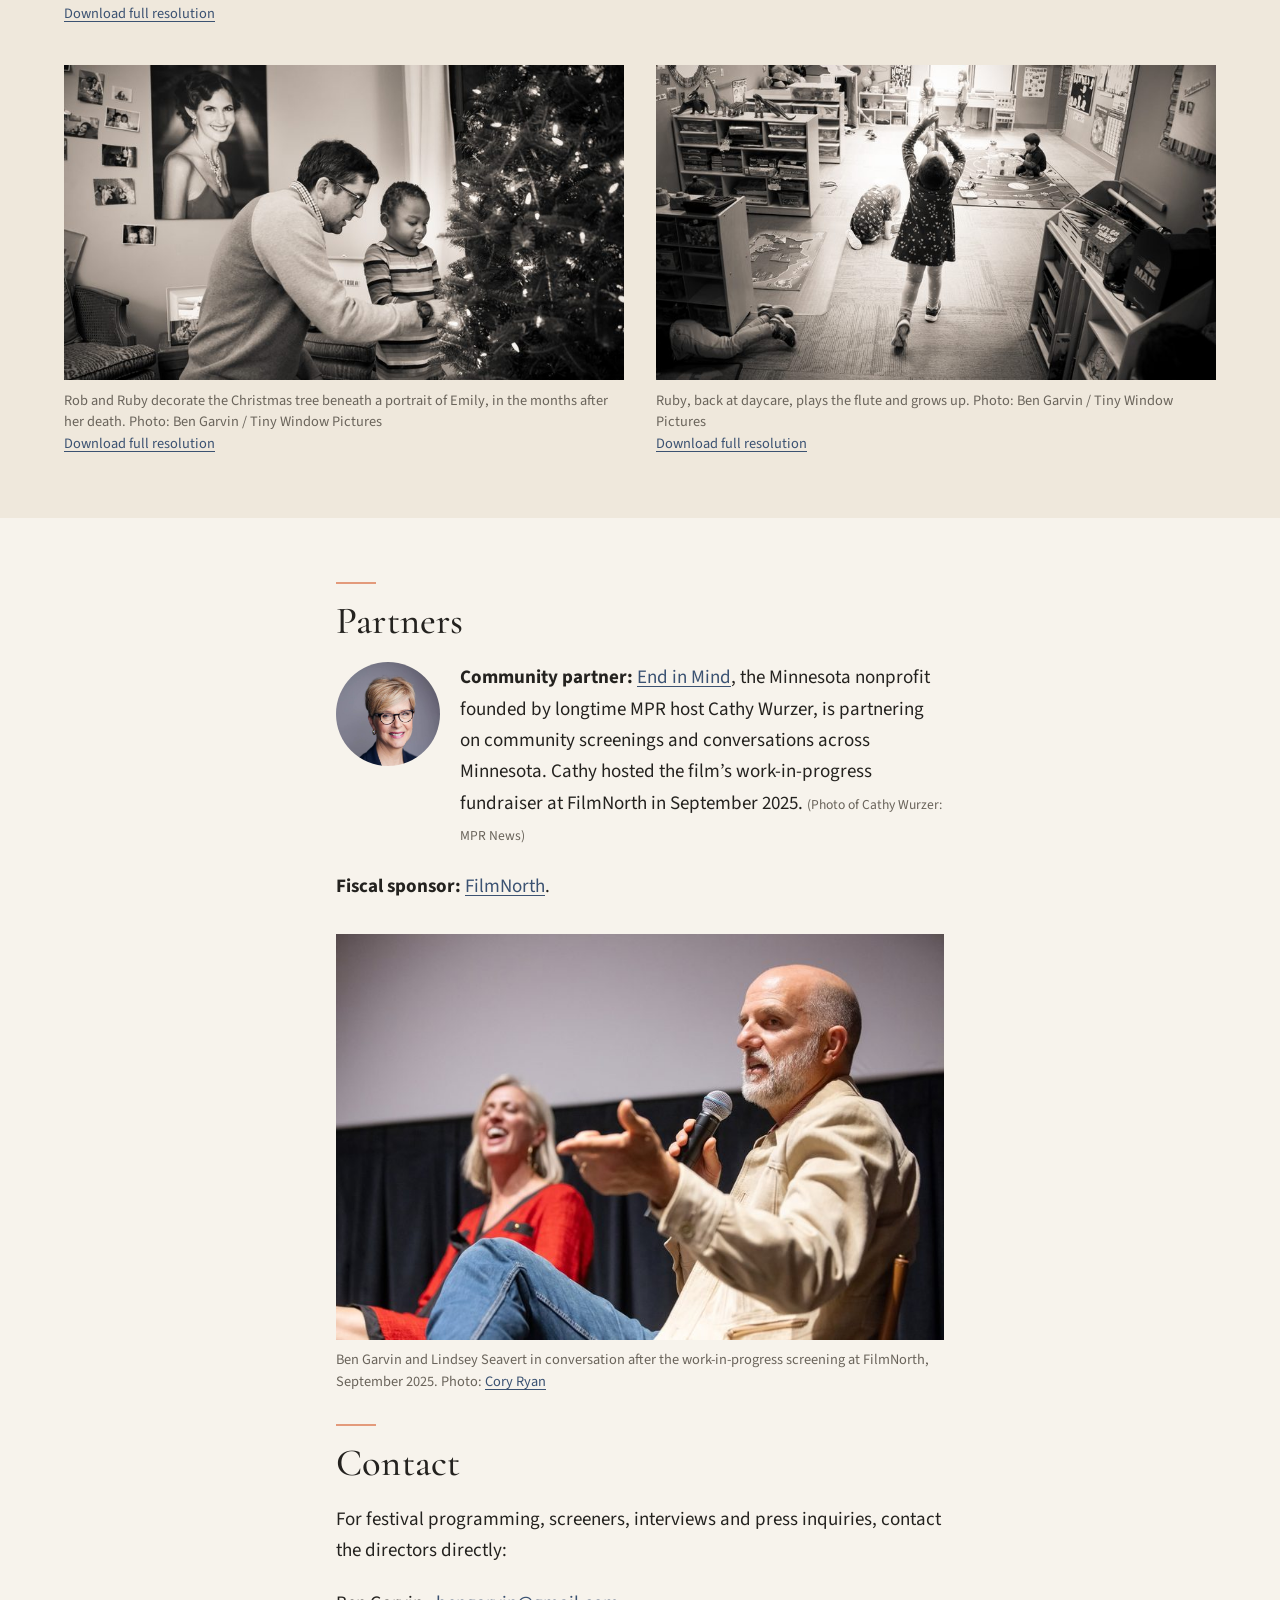
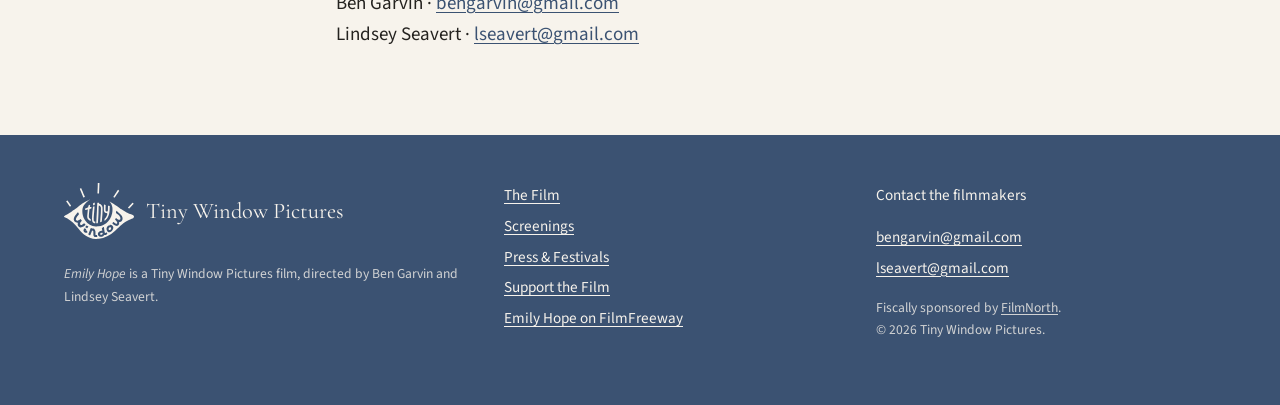
<file: press/index.html>
<!doctype html>
<html lang="en">
<head>
  <meta charset="utf-8">
  <!-- Google Analytics (Emily Hope website) -->
  <script async src="https://www.googletagmanager.com/gtag/js?id=G-E8V0E00K4C"></script>
  <script>window.dataLayer=window.dataLayer||[];function gtag(){dataLayer.push(arguments);}gtag('js',new Date());gtag('config','G-E8V0E00K4C');</script>
  <meta name="viewport" content="width=device-width, initial-scale=1">
  <title>Press & Festivals | Emily Hope Documentary Press Kit</title>
  <meta name="description" content="Press kit for Emily Hope: logline, synopses, specifications, downloadable production stills and contacts for festival programmers and journalists.">
  <link rel="canonical" href="https://www.emilyhopefilm.com/press/">
  <meta property="og:type" content="website">
  <meta property="og:site_name" content="Emily Hope">
  <meta property="og:title" content="Press & Festivals | Emily Hope Documentary Press Kit">
  <meta property="og:description" content="Press kit for Emily Hope: logline, synopses, specifications, downloadable production stills and contacts for festival programmers and journalists.">
  <meta property="og:url" content="https://www.emilyhopefilm.com/press/">
  <meta property="og:image" content="https://www.emilyhopefilm.com/img/og-emily-hope.jpg">
  <meta property="og:image:width" content="1200">
  <meta property="og:image:height" content="630">
  <meta property="og:image:alt" content="Emily Hope smiling across a table at her daughter Ruby, with her husband Rob in the foreground.">
  <meta name="twitter:card" content="summary_large_image">
  <meta name="theme-color" content="#3b5272">
  <link rel="icon" href="../favicon.svg" type="image/svg+xml">
  <link rel="preconnect" href="https://fonts.googleapis.com">
  <link rel="preconnect" href="https://fonts.gstatic.com" crossorigin>
  <link href="https://fonts.googleapis.com/css2?family=Cormorant+Garamond:ital,wght@0,500;1,500&amp;family=Source+Sans+3:wght@400;600&amp;display=swap" rel="stylesheet">
  <link rel="stylesheet" href="../css/style.css?v=3">
</head>
<body>
  <a class="skip" href="#main">Skip to content</a>

  <header class="site-header">
    <div class="inner">
      <a class="wordmark" href="../"><img src="../img/emily-hope-signature.svg" alt="Emily Hope, home" width="1272" height="690"></a>
      <nav aria-label="Main">
        <ul class="nav">
        <li><a href="../film/">The Film</a></li>
        <li><a href="../screenings/">Screenings</a></li>
        <li><a href="../press/" aria-current="page">Press &amp; Festivals</a></li>
        <li><a href="../support/">Support</a></li>
        </ul>
      </nav>
    </div>
  </header>

  <main id="main">
    <section class="section" aria-labelledby="t">
      <div class="prose">
        <p class="eyebrow">Press &amp; Festivals</p>
        <h1 id="t">For programmers and press</h1>
        <p class="lede">Everything you need to consider, program or write about <em>Emily Hope</em>, in one place.</p>
        <p>For a screener link, write to <a href="mailto:bengarvin@gmail.com">bengarvin@gmail.com</a> or <a href="mailto:lseavert@gmail.com">lseavert@gmail.com</a>.</p>
        <div class="btn-row">
          <a class="btn" href="https://filmfreeway.com/projects/4390738">View on FilmFreeway</a>
        </div>
      </div>
    </section>

    <section class="section alt" aria-labelledby="loglines">
      <div class="prose">
        <h2 id="loglines">Logline and synopses</h2>
        <h3>Logline</h3>
        <p>A terminally ill Minneapolis mother meticulously plans her own unconventional death while preparing her young adopted daughter for a life without her.</p>
        <h3>Short synopsis</h3>
        <p><em>Emily Hope</em> is an intimate vérité documentary about a mother racing against time to prepare her young adopted daughter for a future without her. Tender and unflinching, the film explores love, grief, resilience, and the quiet courage of telling a child the truth.</p>
        <h3>Long synopsis</h3>
        <p><em>Emily Hope</em> began as a film about green burial and the ways we prepare for death. Then filmmaker Ben Garvin met Emily Hope Hofher, a 44-year-old Minneapolis mother and librarian living with terminal cancer, who was facing an impossible question: how do you prepare your young daughter for a life without you?</p>
        <p>Filmed intimately over several years, the vérité documentary follows Emily, her adopted daughter Ruby and her husband Rob through ordinary days at home, a visit with Ruby&rsquo;s birth family, and the home vigil and green burial Emily designed for herself. Rob explains everything to Ruby and lets her spend time with her mother&rsquo;s body at home; months later, father and daughter decorate the Christmas tree beneath Emily&rsquo;s portrait.</p>
        <p>Tender and unflinching, <em>Emily Hope</em> is less a film about dying than about parenting, love, and the courage it takes to tell a child the truth. Directed by Ben Garvin and Lindsey Seavert, the duPont&ndash;Columbia Award&ndash;winning team behind <em>Love Them First</em>.</p>
      </div>
    </section>

    <section class="section" aria-labelledby="specs">
      <div class="prose">
        <h2 id="specs">Specifications</h2>
        <!-- SPECS: fill in the remaining rows as they are confirmed. -->
        <table class="facts">
          <tr><th scope="row">Title</th><td><em>Emily Hope</em></td></tr>
          <tr><th scope="row">Genre</th><td>Documentary (vérité)</td></tr>
          <tr><th scope="row">Running time</th><td>60 minutes</td></tr>
          <tr><th scope="row">Year</th><td>2026</td></tr>
          <tr><th scope="row">Country</th><td>United States</td></tr>
          <tr><th scope="row">Language</th><td>English</td></tr>
          <tr><th scope="row">Exhibition format</th><td>DCP available</td></tr>
          <tr><th scope="row">Status</th><td>Post-production; seeking festival premiere</td></tr>
          <tr><th scope="row">Premiere status</th><td>World premiere available. The film has screened publicly only as an invitation-only work-in-progress fundraiser (rough cut, September 2025).</td></tr>
          <tr><th scope="row">Working title</th><td><em>Will She Remember Me?</em></td></tr>
          <tr><th scope="row">Directors</th><td>Ben Garvin, Lindsey Seavert</td></tr>
          <tr><th scope="row">Production company</th><td><a href="https://tiny-window.com">Tiny Window Pictures</a>, Minneapolis</td></tr>
        </table>
        <p style="margin-top:1.5rem">Directors&rsquo; statement, bios and full credits are on <a href="../film/">The Film</a> page.</p>
      </div>
    </section>

    <section class="section alt" aria-labelledby="stills">
      <div class="prose" style="margin-bottom:2.5rem">
        <h2 id="stills">Production stills</h2>
        <p>These stills may be used in coverage and festival materials about <em>Emily Hope</em>. Please credit <strong>Ben Garvin / Tiny Window Pictures</strong> and do not crop in ways that change the meaning of an image or alter them.</p>
        <div class="btn-row"><a class="btn" href="emily-hope-press-stills.zip" download>Download all stills (zip, 5 MB)</a></div>
      </div>
      <div class="stills">
        <figure>
          <img src="../img/stills/emily-hope-01-family-portrait-1600.jpg" srcset="../img/stills/emily-hope-01-family-portrait-800.jpg 800w, ../img/stills/emily-hope-01-family-portrait-1600.jpg 1600w, ../img/stills/emily-hope-01-family-portrait-2400.jpg 2400w" sizes="(min-width: 48rem) 36rem, 100vw" width="1600" height="900" alt="A framed black-and-white family portrait of a father, a smiling toddler and a mother." loading="lazy" decoding="async">
          <figcaption>Rob Raub, Ruby and Emily Hope Hofher in a family portrait kept on display in their Minneapolis home. Photo: Ben Garvin / Tiny Window Pictures<br><a href="stills/emily-hope-01-family-portrait.jpg" download>Download full resolution</a></figcaption>
        </figure>
        <figure>
          <img src="../img/stills/emily-hope-02-ruby-in-doorway-1600.jpg" srcset="../img/stills/emily-hope-02-ruby-in-doorway-800.jpg 800w, ../img/stills/emily-hope-02-ruby-in-doorway-1600.jpg 1600w, ../img/stills/emily-hope-02-ruby-in-doorway-2400.jpg 2400w" sizes="(min-width: 48rem) 36rem, 100vw" width="1600" height="900" alt="A young girl seen from behind in a kitchen doorway, looking toward her mother seated at a dining table beside a walker." loading="lazy" decoding="async">
          <figcaption>Ruby watches from the kitchen doorway as her mother eats, a few weeks before Emily's death. Photo: Ben Garvin / Tiny Window Pictures<br><a href="stills/emily-hope-02-ruby-in-doorway.jpg" download>Download full resolution</a></figcaption>
        </figure>
        <figure>
          <img src="../img/stills/emily-hope-03-family-at-table-1600.jpg" srcset="../img/stills/emily-hope-03-family-at-table-800.jpg 800w, ../img/stills/emily-hope-03-family-at-table-1600.jpg 1600w, ../img/stills/emily-hope-03-family-at-table-2400.jpg 2400w" sizes="(min-width: 48rem) 36rem, 100vw" width="1600" height="900" alt="Emily smiles across a table at her daughter Ruby, with her husband Rob in the foreground." loading="lazy" decoding="async">
          <figcaption>Emily, Ruby and Rob share a meal at home. As Emily's health declined, the family made a point of ordinary time together. Photo: Ben Garvin / Tiny Window Pictures<br><a href="stills/emily-hope-03-family-at-table.jpg" download>Download full resolution</a></figcaption>
        </figure>
        <figure>
          <img src="../img/stills/emily-hope-04-wigs-1600.jpg" srcset="../img/stills/emily-hope-04-wigs-800.jpg 800w, ../img/stills/emily-hope-04-wigs-1600.jpg 1600w, ../img/stills/emily-hope-04-wigs-2400.jpg 2400w" sizes="(min-width: 48rem) 36rem, 100vw" width="1600" height="900" alt="Three wigs on stands on a wooden dresser." loading="lazy" decoding="async">
          <figcaption>Emily’s wigs rest on a dresser. She wore them after losing her hair to chemotherapy. Photo: Ben Garvin / Tiny Window Pictures<br><a href="stills/emily-hope-04-wigs.jpg" download>Download full resolution</a></figcaption>
        </figure>
        <figure>
          <img src="../img/stills/emily-hope-05-home-vigil-1600.jpg" srcset="../img/stills/emily-hope-05-home-vigil-800.jpg 800w, ../img/stills/emily-hope-05-home-vigil-1600.jpg 1600w, ../img/stills/emily-hope-05-home-vigil-2400.jpg 2400w" sizes="(min-width: 48rem) 36rem, 100vw" width="1600" height="1142" alt="An overhead view of Emily lying in a bed covered in flowers in her living room." loading="lazy" decoding="async">
          <figcaption>Emily lies in state in her living room during the home vigil she planned herself. She chose a home vigil and a green burial. Photo: Ben Garvin / Tiny Window Pictures<br><a href="stills/emily-hope-05-home-vigil.jpg" download>Download full resolution</a></figcaption>
        </figure>
        <figure>
          <img src="../img/stills/emily-hope-06-ruby-at-vigil-1600.jpg" srcset="../img/stills/emily-hope-06-ruby-at-vigil-800.jpg 800w, ../img/stills/emily-hope-06-ruby-at-vigil-1600.jpg 1600w, ../img/stills/emily-hope-06-ruby-at-vigil-2400.jpg 2400w" sizes="(min-width: 48rem) 36rem, 100vw" width="1600" height="900" alt="Ruby lifts a scarf beside her mother during the home vigil as Rob looks on." loading="lazy" decoding="async">
          <figcaption>Ruby, home from daycare, visits her mother's body during the home vigil. Rob explained to her what had happened and let her spend time with Emily at home. Photo: Ben Garvin / Tiny Window Pictures<br><a href="stills/emily-hope-06-ruby-at-vigil.jpg" download>Download full resolution</a></figcaption>
        </figure>
        <figure>
          <img src="../img/stills/emily-hope-07-funeral-director-1600.jpg" srcset="../img/stills/emily-hope-07-funeral-director-800.jpg 800w, ../img/stills/emily-hope-07-funeral-director-1600.jpg 1600w, ../img/stills/emily-hope-07-funeral-director-2400.jpg 2400w" sizes="(min-width: 48rem) 36rem, 100vw" width="1600" height="1067" alt="A funeral director wheels a quilt-covered stretcher up a front walk toward Rob as a woman in a dark coat stands nearby." loading="lazy" decoding="async">
          <figcaption>A funeral director arrives to take Emily’s body from the house at the end of the home vigil. She was buried in a cane casket. Photo: Ben Garvin / Tiny Window Pictures<br><a href="stills/emily-hope-07-funeral-director.jpg" download>Download full resolution</a></figcaption>
        </figure>
        <figure>
          <img src="../img/stills/emily-hope-08-ruby-after-graveside-1600.jpg" srcset="../img/stills/emily-hope-08-ruby-after-graveside-800.jpg 800w, ../img/stills/emily-hope-08-ruby-after-graveside-1600.jpg 1600w, ../img/stills/emily-hope-08-ruby-after-graveside-2400.jpg 2400w" sizes="(min-width: 48rem) 36rem, 100vw" width="1600" height="900" alt="Close portrait of Ruby with tears on her cheeks, sitting in a car seat." loading="lazy" decoding="async">
          <figcaption>Ruby cries in the car after visiting her mother's grave. Photo: Ben Garvin / Tiny Window Pictures<br><a href="stills/emily-hope-08-ruby-after-graveside.jpg" download>Download full resolution</a></figcaption>
        </figure>
        <figure>
          <img src="../img/stills/emily-hope-09-christmas-tree-1600.jpg" srcset="../img/stills/emily-hope-09-christmas-tree-800.jpg 800w, ../img/stills/emily-hope-09-christmas-tree-1600.jpg 1600w, ../img/stills/emily-hope-09-christmas-tree-2400.jpg 2400w" sizes="(min-width: 48rem) 36rem, 100vw" width="1600" height="900" alt="Rob and Ruby decorate a lit Christmas tree; a large portrait of Emily hangs on the wall behind them." loading="lazy" decoding="async">
          <figcaption>Rob and Ruby decorate the Christmas tree beneath a portrait of Emily, in the months after her death. Photo: Ben Garvin / Tiny Window Pictures<br><a href="stills/emily-hope-09-christmas-tree.jpg" download>Download full resolution</a></figcaption>
        </figure>
        <figure>
          <img src="../img/stills/emily-hope-10-ruby-at-daycare-1600.jpg" srcset="../img/stills/emily-hope-10-ruby-at-daycare-800.jpg 800w, ../img/stills/emily-hope-10-ruby-at-daycare-1600.jpg 1600w, ../img/stills/emily-hope-10-ruby-at-daycare-2400.jpg 2400w" sizes="(min-width: 48rem) 36rem, 100vw" width="1600" height="900" alt="Ruby plays the flute in a daycare classroom while other children play around her." loading="lazy" decoding="async">
          <figcaption>Ruby, back at daycare, plays the flute and grows up. Photo: Ben Garvin / Tiny Window Pictures<br><a href="stills/emily-hope-10-ruby-at-daycare.jpg" download>Download full resolution</a></figcaption>
        </figure>
      </div>
    </section>

    <section class="section" aria-labelledby="contact">
      <div class="prose">
        <h2 id="partners-press">Partners</h2>
        <div class="press-partner">
          <img src="../img/people/cathy-wurzer-400.jpg" srcset="../img/people/cathy-wurzer-400.jpg 400w, ../img/people/cathy-wurzer-800.jpg 800w" sizes="9rem" width="400" height="400" alt="Cathy Wurzer, MPR host and founder of End in Mind" loading="lazy">
          <p><strong>Community partner:</strong> <a href="https://www.endinmindproject.org/">End in Mind</a>, the Minnesota nonprofit founded by longtime MPR host Cathy Wurzer, is partnering on community screenings and conversations across Minnesota. Cathy hosted the film&rsquo;s work-in-progress fundraiser at FilmNorth in September 2025. <span class="credit-line">(Photo of Cathy Wurzer: MPR News)</span></p>
        </div>
        <p><strong>Fiscal sponsor:</strong> <a href="https://filmnorth.org/fiscally-sponsored-projects/emily-hope/">FilmNorth</a>.</p>
        <figure style="margin:2rem 0">
          <img src="../img/events/fundraiser-qa-ben-garvin-lindsey-seavert-1600.jpg" srcset="../img/events/fundraiser-qa-ben-garvin-lindsey-seavert-800.jpg 800w, ../img/events/fundraiser-qa-ben-garvin-lindsey-seavert-1600.jpg 1600w" sizes="(min-width: 38rem) 38rem, 100vw" width="1600" height="1066" alt="Ben Garvin speaks into a microphone as Lindsey Seavert laughs during a post-screening conversation." loading="lazy" decoding="async">
          <figcaption>Ben Garvin and Lindsey Seavert in conversation after the work-in-progress screening at FilmNorth, September 2025. Photo: <a href="https://www.ctryan.com/">Cory Ryan</a></figcaption>
        </figure>
        <h2 id="contact">Contact</h2>
        <p>For festival programming, screeners, interviews and press inquiries, contact the directors directly:</p>
        <p>Ben Garvin &middot; <a href="mailto:bengarvin@gmail.com">bengarvin@gmail.com</a><br>
           Lindsey Seavert &middot; <a href="mailto:lseavert@gmail.com">lseavert@gmail.com</a></p>
      </div>
    </section>

  </main>

  <footer class="site-footer">
    <div class="inner">
      <div>
        <a class="tw-mark" href="https://tiny-window.com"><img src="../img/tiny-window-logo-white.svg" alt="" width="1872" height="1498"><span class="tw-text">Tiny Window Pictures</span></a>
        <p class="small"><em>Emily Hope</em> is a Tiny Window Pictures film, directed by Ben Garvin and Lindsey Seavert.</p>
      </div>
      <div>
        <ul>
          <li><a href="../film/">The Film</a></li>
          <li><a href="../screenings/">Screenings</a></li>
          <li><a href="../press/">Press &amp; Festivals</a></li>
          <li><a href="../support/">Support the Film</a></li>
          <li><a href="https://filmfreeway.com/projects/4390738">Emily Hope on FilmFreeway</a></li>
        </ul>
      </div>
      <div>
        <p>Contact the filmmakers</p>
        <ul>
          <li><a href="mailto:bengarvin@gmail.com">bengarvin@gmail.com</a></li>
          <li><a href="mailto:lseavert@gmail.com">lseavert@gmail.com</a></li>
        </ul>
        <p class="small">Fiscally sponsored by <a href="https://filmnorth.org/fiscally-sponsored-projects/emily-hope/">FilmNorth</a>.<br>&copy; 2026 Tiny Window Pictures.</p>
      </div>
    </div>
  </footer>
</body>
</html>
</file>
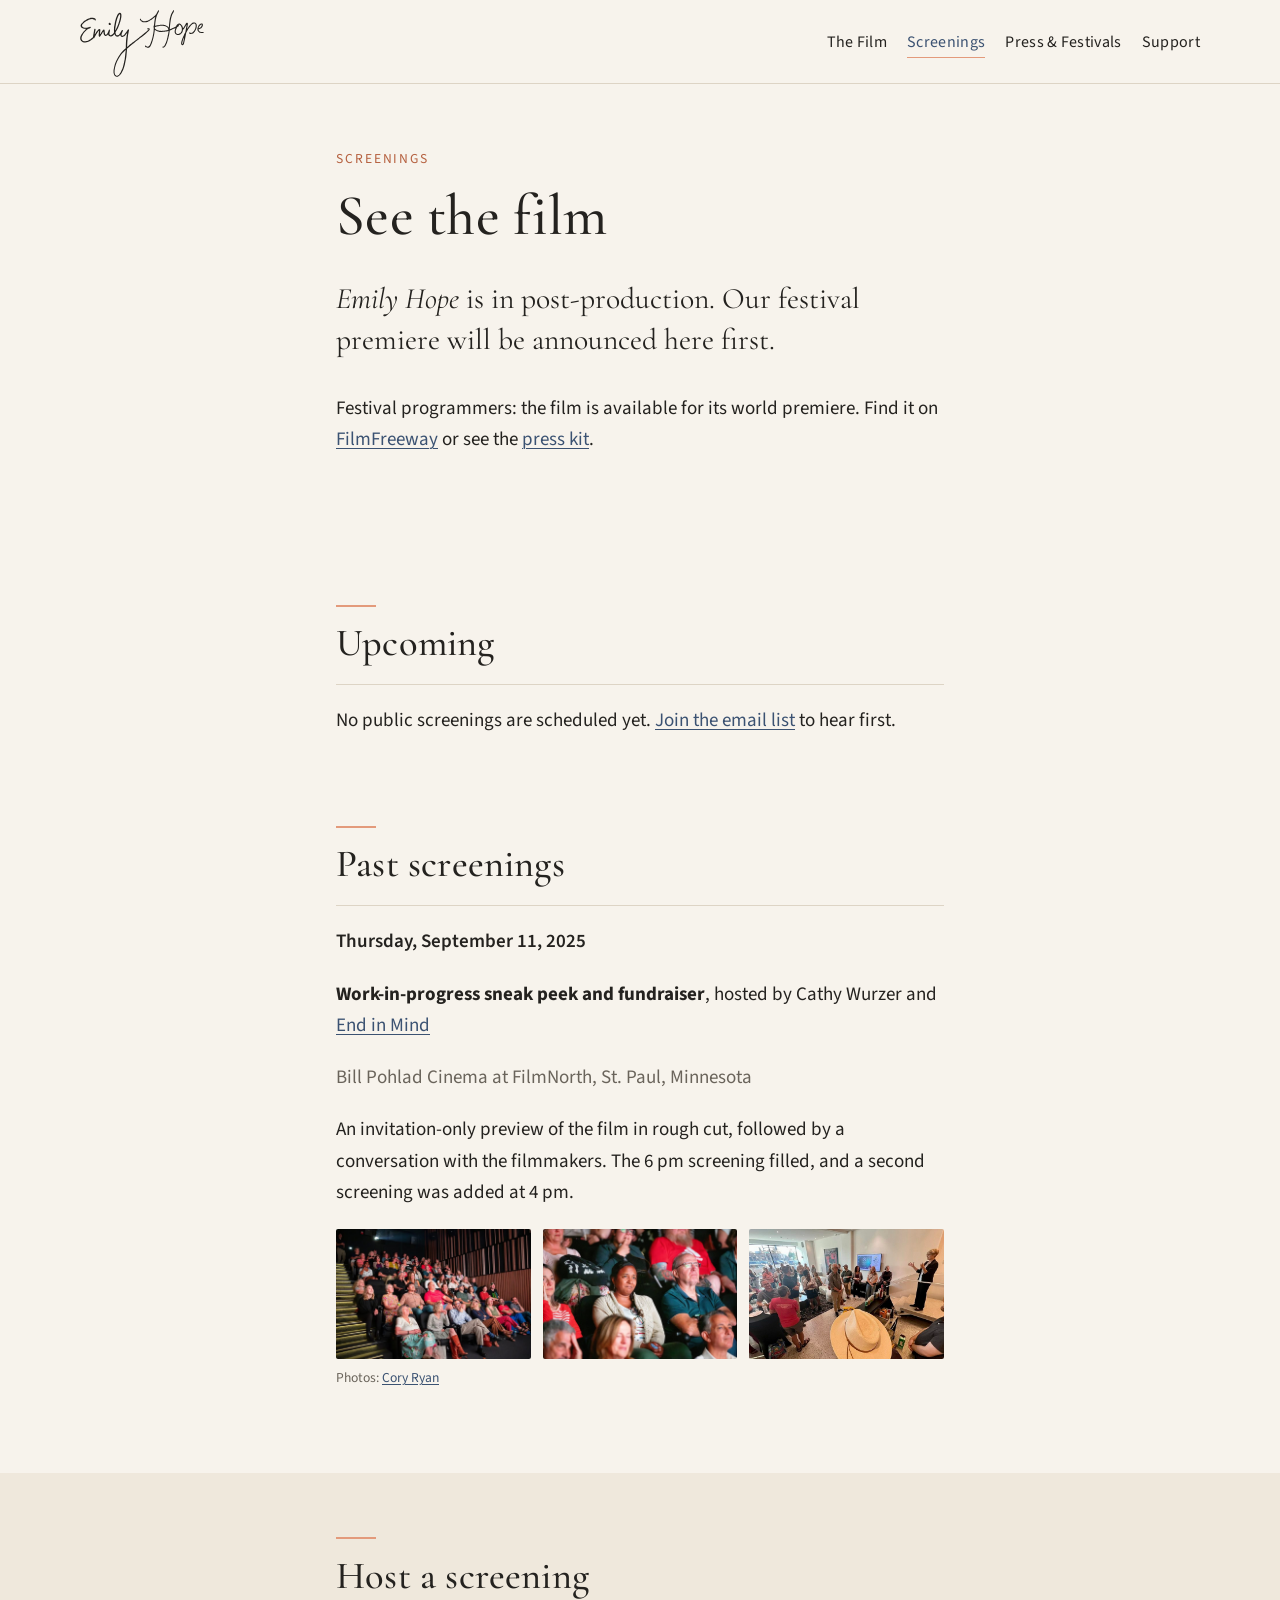
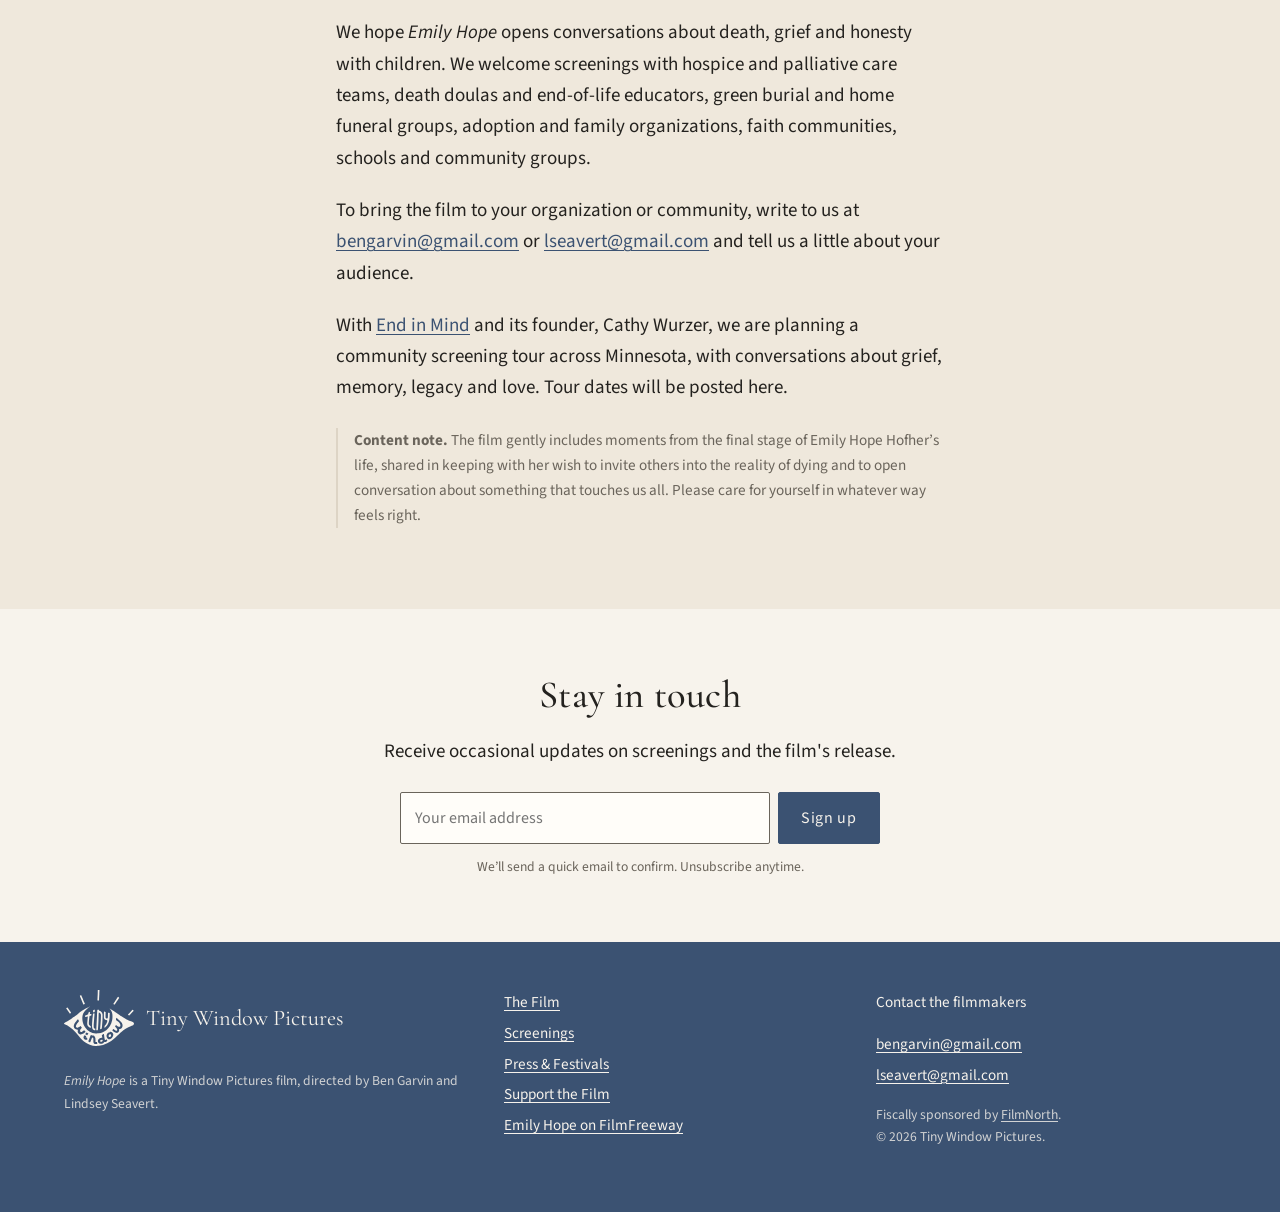
<file: screenings/index.html>
<!doctype html>
<html lang="en">
<head>
  <meta charset="utf-8">
  <!-- Google Analytics (Emily Hope website) -->
  <script async src="https://www.googletagmanager.com/gtag/js?id=G-E8V0E00K4C"></script>
  <script>window.dataLayer=window.dataLayer||[];function gtag(){dataLayer.push(arguments);}gtag('js',new Date());gtag('config','G-E8V0E00K4C');</script>
  <meta name="viewport" content="width=device-width, initial-scale=1">
  <title>Screenings | Emily Hope Documentary</title>
  <meta name="description" content="Festival and community screenings of Emily Hope, including the End in Mind community tour with Cathy Wurzer. Host a screening with your hospice, end-of-life or community group.">
  <link rel="canonical" href="https://www.emilyhopefilm.com/screenings/">
  <meta property="og:type" content="website">
  <meta property="og:site_name" content="Emily Hope">
  <meta property="og:title" content="Screenings | Emily Hope Documentary">
  <meta property="og:description" content="Festival and community screenings of Emily Hope, including the End in Mind community tour with Cathy Wurzer. Host a screening with your hospice, end-of-life or community group.">
  <meta property="og:url" content="https://www.emilyhopefilm.com/screenings/">
  <meta property="og:image" content="https://www.emilyhopefilm.com/img/og-emily-hope.jpg">
  <meta property="og:image:width" content="1200">
  <meta property="og:image:height" content="630">
  <meta property="og:image:alt" content="Emily Hope smiling across a table at her daughter Ruby, with her husband Rob in the foreground.">
  <meta name="twitter:card" content="summary_large_image">
  <meta name="theme-color" content="#3b5272">
  <link rel="icon" href="../favicon.svg" type="image/svg+xml">
  <link rel="preconnect" href="https://fonts.googleapis.com">
  <link rel="preconnect" href="https://fonts.gstatic.com" crossorigin>
  <link href="https://fonts.googleapis.com/css2?family=Cormorant+Garamond:ital,wght@0,500;1,500&amp;family=Source+Sans+3:wght@400;600&amp;display=swap" rel="stylesheet">
  <link rel="stylesheet" href="../css/style.css?v=3">
</head>
<body>
  <a class="skip" href="#main">Skip to content</a>

  <header class="site-header">
    <div class="inner">
      <a class="wordmark" href="../"><img src="../img/emily-hope-signature.svg" alt="Emily Hope, home" width="1272" height="690"></a>
      <nav aria-label="Main">
        <ul class="nav">
        <li><a href="../film/">The Film</a></li>
        <li><a href="../screenings/" aria-current="page">Screenings</a></li>
        <li><a href="../press/">Press &amp; Festivals</a></li>
        <li><a href="../support/">Support</a></li>
        </ul>
      </nav>
    </div>
  </header>

  <main id="main">
    <section class="section" aria-labelledby="t">
      <div class="prose">
        <p class="eyebrow">Screenings</p>
        <h1 id="t">See the film</h1>
        <p class="lede"><em>Emily Hope</em> is in post-production. Our festival premiere will be announced here first.</p>
        <p>Festival programmers: the film is available for its world premiere. Find it on <a href="https://filmfreeway.com/projects/4390738">FilmFreeway</a> or see the <a href="../press/">press kit</a>.</p>
      </div>
    </section>

    <section class="section" aria-labelledby="upcoming">
      <div class="prose">
        <h2 id="upcoming">Upcoming</h2>
        <!--
          TO ADD A SCREENING: copy the block between the START and END lines below,
          paste it inside <ul class="screenings">, and change the four lines.
          Put the soonest screening first. When a screening has passed, move it to "Past screenings."

          ===== START =====
          <li class="screening">
            <p class="date">Saturday, March 7, 2027 &middot; 7:00 pm</p>
            <p><strong>Name of festival or event</strong></p>
            <p class="where">Venue name, City, State</p>
            <p><a href="https://example.com/tickets">Tickets and details</a></p>
          </li>
          ===== END =====
        -->
        <ul class="screenings">
          <li class="screening">
            <p>No public screenings are scheduled yet. <a href="#updates">Join the email list</a> to hear first.</p>
          </li>
        </ul>

        <h2 style="margin-top:3rem">Past screenings</h2>
        <!-- Past screenings, newest first. Copy the block format from the comment above. -->
        <ul class="screenings">
          <li class="screening">
            <p class="date">Thursday, September 11, 2025</p>
            <p><strong>Work-in-progress sneak peek and fundraiser</strong>, hosted by Cathy Wurzer and <a href="https://www.endinmindproject.org/">End in Mind</a></p>
            <p class="where">Bill Pohlad Cinema at FilmNorth, St. Paul, Minnesota</p>
            <p>An invitation-only preview of the film in rough cut, followed by a conversation with the filmmakers. The 6 pm screening filled, and a second screening was added at 4 pm.</p>
            <div class="thumbs">
              <a href="../img/events/fundraiser-full-house-1600.jpg"><img src="../img/events/fundraiser-full-house-1600.jpg" srcset="../img/events/fundraiser-full-house-800.jpg 800w, ../img/events/fundraiser-full-house-1600.jpg 1600w" sizes="(min-width: 40rem) 12rem, 33vw" width="1600" height="1066" alt="A full theater audience laughs during the work-in-progress screening of Emily Hope at FilmNorth&rsquo;s Bill Pohlad Cinema." loading="lazy" decoding="async"></a>
              <a href="../img/events/fundraiser-audience-moved-1600.jpg"><img src="../img/events/fundraiser-audience-moved-1600.jpg" srcset="../img/events/fundraiser-audience-moved-800.jpg 800w, ../img/events/fundraiser-audience-moved-1600.jpg 1600w" sizes="(min-width: 40rem) 12rem, 33vw" width="1600" height="1066" alt="Audience members watch Emily Hope, one visibly moved, during the work-in-progress screening." loading="lazy" decoding="async"></a>
              <a href="../img/events/fundraiser-cathy-wurzer-speaking-1600.jpg"><img src="../img/events/fundraiser-cathy-wurzer-speaking-1600.jpg" srcset="../img/events/fundraiser-cathy-wurzer-speaking-800.jpg 800w, ../img/events/fundraiser-cathy-wurzer-speaking-1600.jpg 1600w" sizes="(min-width: 40rem) 12rem, 33vw" width="1600" height="900" alt="Cathy Wurzer of End in Mind speaks to guests in the FilmNorth lobby before the screening." loading="lazy" decoding="async"></a>
            </div>
            <p class="credit-line">Photos: <a href="https://www.ctryan.com/">Cory Ryan</a></p>
          </li>
        </ul>

        <!-- FESTIVAL LAURELS: when selections and awards arrive, list them here, for example:
        <h2 style="margin-top:3rem">Festivals and awards</h2>
        <ul class="screenings">
          <li class="screening"><p><strong>Official Selection</strong>, Name of Festival 2027</p></li>
        </ul>
        -->
      </div>
    </section>

    <section class="section alt" aria-labelledby="host">
      <div class="prose">
        <h2 id="host">Host a screening</h2>
        <p>We hope <em>Emily Hope</em> opens conversations about death, grief and honesty with children. We welcome screenings with hospice and palliative care teams, death doulas and end-of-life educators, green burial and home funeral groups, adoption and family organizations, faith communities, schools and community groups.</p>
        <p>To bring the film to your organization or community, write to us at <a href="mailto:bengarvin@gmail.com">bengarvin@gmail.com</a> or <a href="mailto:lseavert@gmail.com">lseavert@gmail.com</a> and tell us a little about your audience.</p>
        <p>With <a href="https://www.endinmindproject.org/">End in Mind</a> and its founder, Cathy Wurzer, we are planning a community screening tour across Minnesota, with conversations about grief, memory, legacy and love. Tour dates will be posted here.</p>
        <p class="note"><strong>Content note.</strong> The film gently includes moments from the final stage of Emily Hope Hofher&rsquo;s life, shared in keeping with her wish to invite others into the reality of dying and to open conversation about something that touches us all. Please care for yourself in whatever way feels right.</p>
      </div>
    </section>

    <section class="section center" aria-labelledby="updates">
      <div class="prose">
        <h2 id="updates">Stay in touch</h2>
        <p>Receive occasional updates on screenings and the film's release.</p>
        <!-- EMAIL SIGNUP: posts to Kit form 10171319 ("Emily Hope updates"). Kit sends a confirmation email,
             then redirects to /thanks/ and, after confirming, /thanks/confirmed/. -->
        <form class="signup" action="https://app.kit.com/forms/10171319/subscriptions" method="post">
          <label for="email-signup" class="visually-hidden">Email address</label>
          <input id="email-signup" type="email" name="email_address" placeholder="Your email address" autocomplete="email" required>
          <button class="btn" type="submit">Sign up</button>
          <p class="signup-note">We&rsquo;ll send a quick email to confirm. Unsubscribe anytime.</p>
        </form>
      </div>
    </section>
  </main>

  <footer class="site-footer">
    <div class="inner">
      <div>
        <a class="tw-mark" href="https://tiny-window.com"><img src="../img/tiny-window-logo-white.svg" alt="" width="1872" height="1498"><span class="tw-text">Tiny Window Pictures</span></a>
        <p class="small"><em>Emily Hope</em> is a Tiny Window Pictures film, directed by Ben Garvin and Lindsey Seavert.</p>
      </div>
      <div>
        <ul>
          <li><a href="../film/">The Film</a></li>
          <li><a href="../screenings/">Screenings</a></li>
          <li><a href="../press/">Press &amp; Festivals</a></li>
          <li><a href="../support/">Support the Film</a></li>
          <li><a href="https://filmfreeway.com/projects/4390738">Emily Hope on FilmFreeway</a></li>
        </ul>
      </div>
      <div>
        <p>Contact the filmmakers</p>
        <ul>
          <li><a href="mailto:bengarvin@gmail.com">bengarvin@gmail.com</a></li>
          <li><a href="mailto:lseavert@gmail.com">lseavert@gmail.com</a></li>
        </ul>
        <p class="small">Fiscally sponsored by <a href="https://filmnorth.org/fiscally-sponsored-projects/emily-hope/">FilmNorth</a>.<br>&copy; 2026 Tiny Window Pictures.</p>
      </div>
    </div>
  </footer>
</body>
</html>
</file>
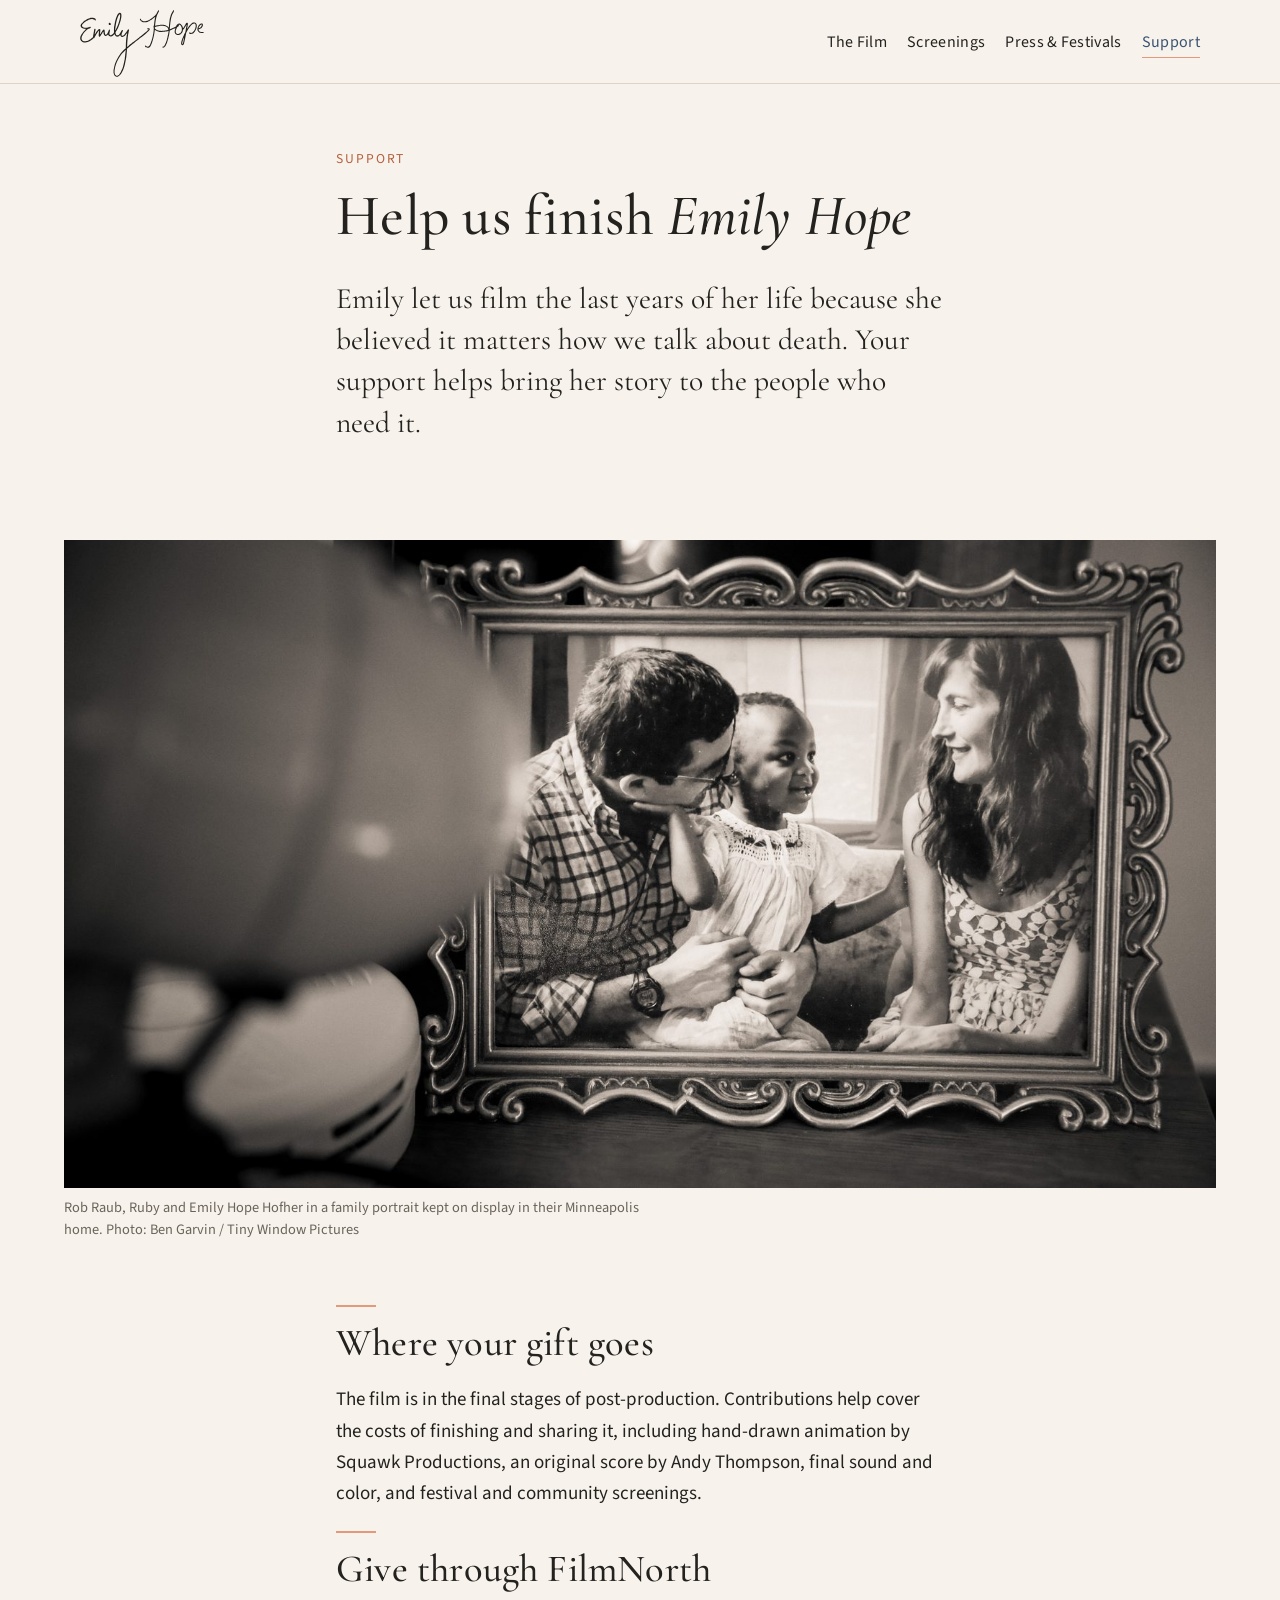
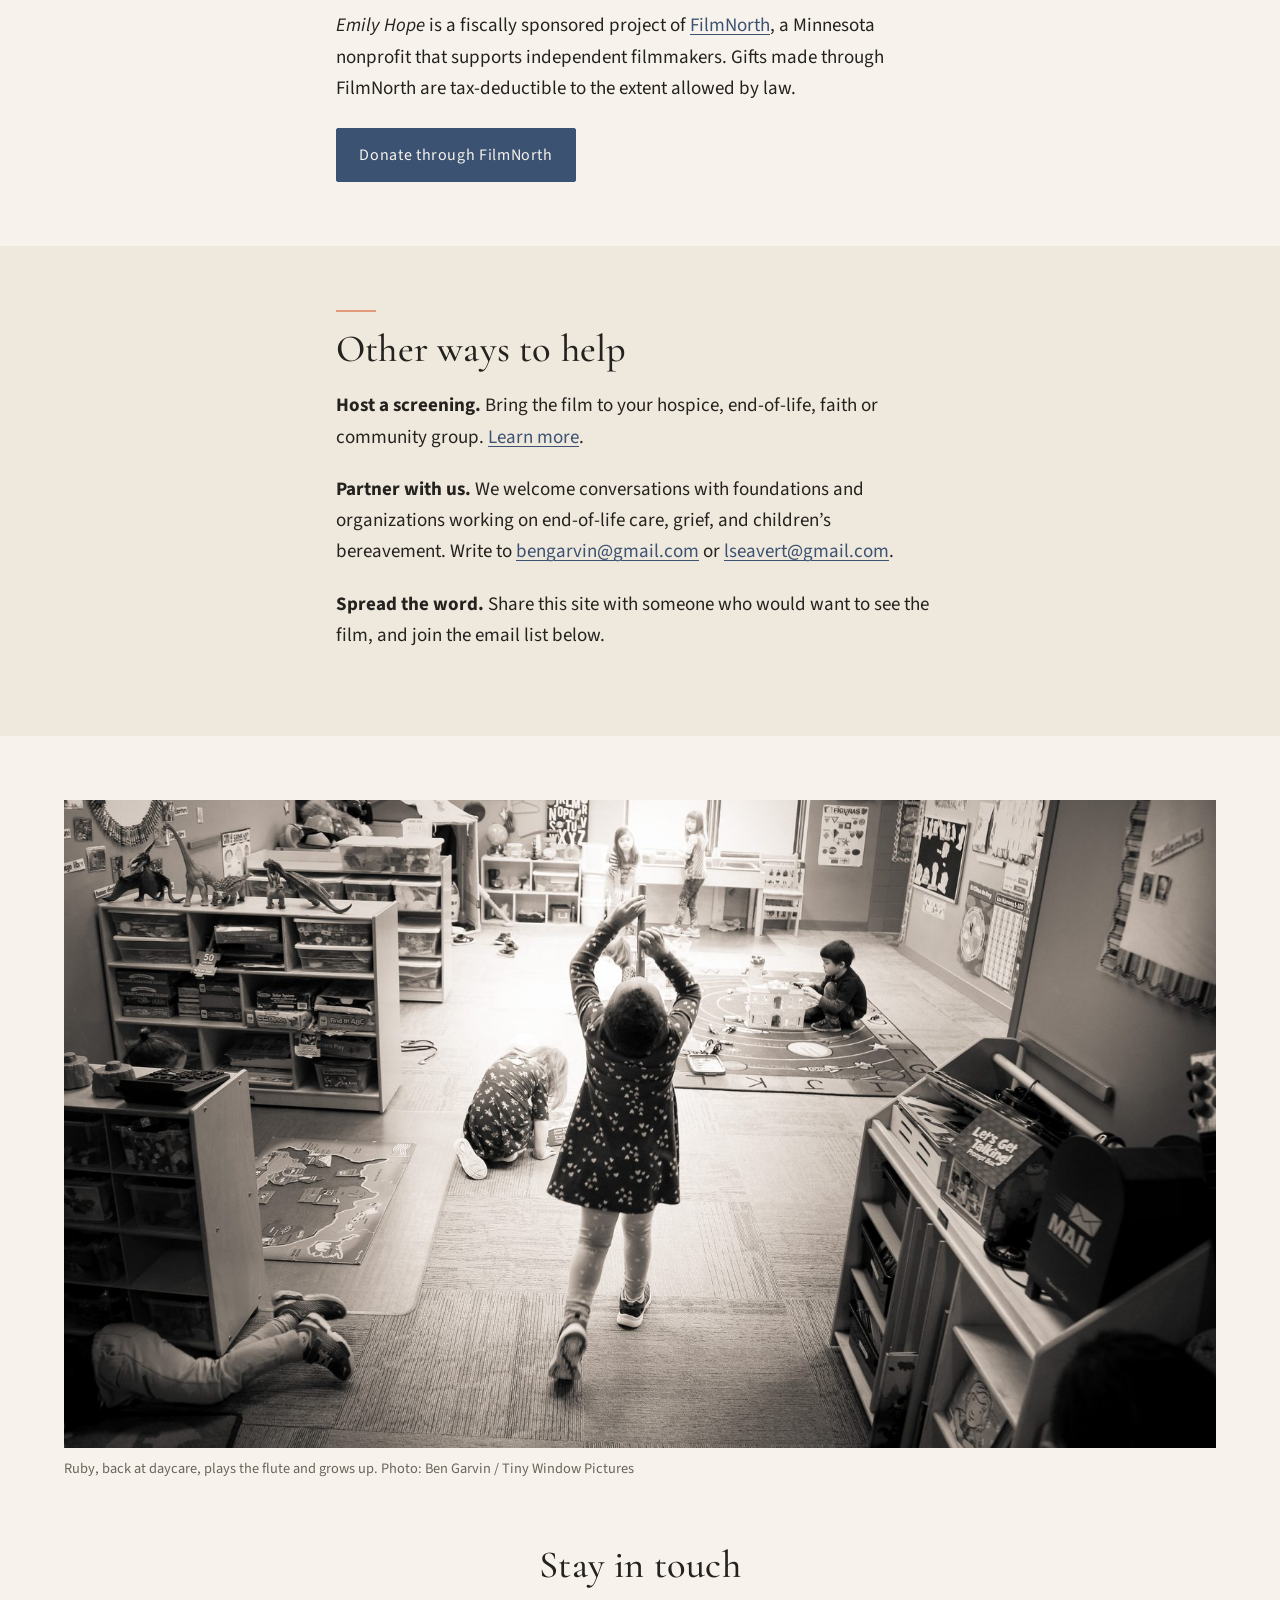
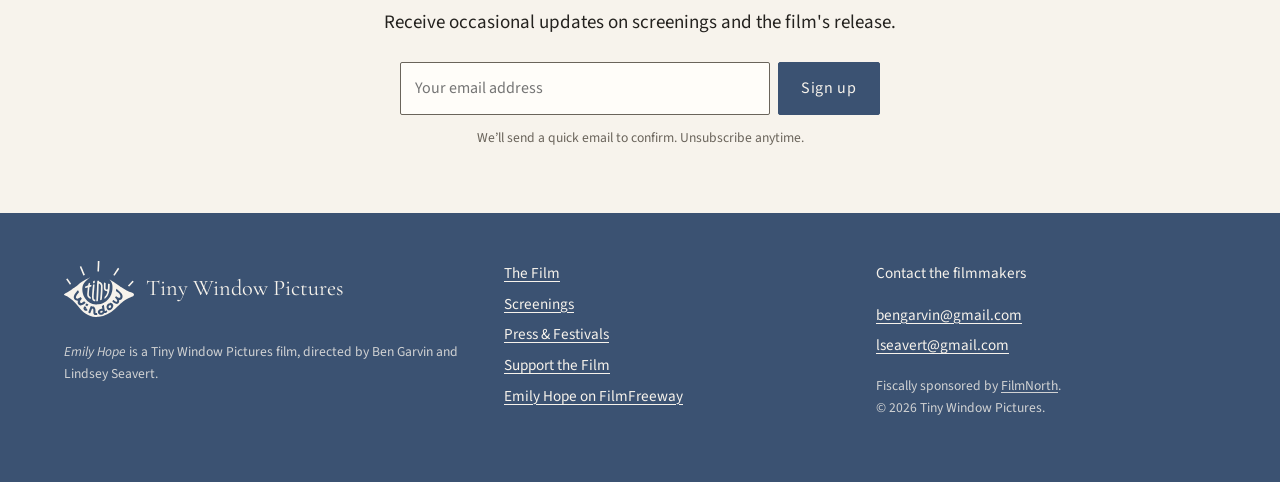
<file: support/index.html>
<!doctype html>
<html lang="en">
<head>
  <meta charset="utf-8">
  <!-- Google Analytics (Emily Hope website) -->
  <script async src="https://www.googletagmanager.com/gtag/js?id=G-E8V0E00K4C"></script>
  <script>window.dataLayer=window.dataLayer||[];function gtag(){dataLayer.push(arguments);}gtag('js',new Date());gtag('config','G-E8V0E00K4C');</script>
  <meta name="viewport" content="width=device-width, initial-scale=1">
  <title>Support the Film | Emily Hope Documentary</title>
  <meta name="description" content="Support Emily Hope with a tax-deductible gift through fiscal sponsor FilmNorth, host a screening, or partner with the filmmakers.">
  <link rel="canonical" href="https://www.emilyhopefilm.com/support/">
  <meta property="og:type" content="website">
  <meta property="og:site_name" content="Emily Hope">
  <meta property="og:title" content="Support the Film | Emily Hope Documentary">
  <meta property="og:description" content="Support Emily Hope with a tax-deductible gift through fiscal sponsor FilmNorth, host a screening, or partner with the filmmakers.">
  <meta property="og:url" content="https://www.emilyhopefilm.com/support/">
  <meta property="og:image" content="https://www.emilyhopefilm.com/img/og-emily-hope.jpg">
  <meta property="og:image:width" content="1200">
  <meta property="og:image:height" content="630">
  <meta property="og:image:alt" content="Emily Hope smiling across a table at her daughter Ruby, with her husband Rob in the foreground.">
  <meta name="twitter:card" content="summary_large_image">
  <meta name="theme-color" content="#3b5272">
  <link rel="icon" href="../favicon.svg" type="image/svg+xml">
  <link rel="preconnect" href="https://fonts.googleapis.com">
  <link rel="preconnect" href="https://fonts.gstatic.com" crossorigin>
  <link href="https://fonts.googleapis.com/css2?family=Cormorant+Garamond:ital,wght@0,500;1,500&amp;family=Source+Sans+3:wght@400;600&amp;display=swap" rel="stylesheet">
  <link rel="stylesheet" href="../css/style.css?v=3">
</head>
<body>
  <a class="skip" href="#main">Skip to content</a>

  <header class="site-header">
    <div class="inner">
      <a class="wordmark" href="../"><img src="../img/emily-hope-signature.svg" alt="Emily Hope, home" width="1272" height="690"></a>
      <nav aria-label="Main">
        <ul class="nav">
        <li><a href="../film/">The Film</a></li>
        <li><a href="../screenings/">Screenings</a></li>
        <li><a href="../press/">Press &amp; Festivals</a></li>
        <li><a href="../support/" aria-current="page">Support</a></li>
        </ul>
      </nav>
    </div>
  </header>

  <main id="main">
    <section class="section" aria-labelledby="t">
      <div class="prose">
        <p class="eyebrow">Support</p>
        <h1 id="t">Help us finish <em>Emily Hope</em></h1>
        <p class="lede">Emily let us film the last years of her life because she believed it matters how we talk about death. Your support helps bring her story to the people who need it.</p>
      </div>
    </section>

    <figure class="figure-wide">
      <img src="../img/stills/emily-hope-01-family-portrait-1600.jpg" srcset="../img/stills/emily-hope-01-family-portrait-800.jpg 800w, ../img/stills/emily-hope-01-family-portrait-1600.jpg 1600w, ../img/stills/emily-hope-01-family-portrait-2400.jpg 2400w" sizes="100vw" width="1600" height="900" alt="A framed black-and-white family portrait of a father, a smiling toddler and a mother." loading="lazy" decoding="async">
      <figcaption>Rob Raub, Ruby and Emily Hope Hofher in a family portrait kept on display in their Minneapolis home. Photo: Ben Garvin / Tiny Window Pictures</figcaption>
    </figure>

    <section class="section" aria-labelledby="why">
      <div class="prose">
        <h2 id="why">Where your gift goes</h2>
        <!-- FUNDING NEEDS: edit this paragraph to reflect current finishing costs. -->
        <p>The film is in the final stages of post-production. Contributions help cover the costs of finishing and sharing it, including hand-drawn animation by Squawk Productions, an original score by Andy Thompson, final sound and color, and festival and community screenings.</p>
        <h2>Give through FilmNorth</h2>
        <p><em>Emily Hope</em> is a fiscally sponsored project of <a href="https://filmnorth.org/fiscally-sponsored-projects/emily-hope/">FilmNorth</a>, a Minnesota nonprofit that supports independent filmmakers. Gifts made through FilmNorth are tax-deductible to the extent allowed by law.</p>
        <div class="btn-row"><a class="btn" href="https://filmnorth.org/fiscally-sponsored-projects/emily-hope/">Donate through FilmNorth</a></div>
      </div>
    </section>

    <section class="section alt" aria-labelledby="other">
      <div class="prose">
        <h2 id="other">Other ways to help</h2>
        <p><strong>Host a screening.</strong> Bring the film to your hospice, end-of-life, faith or community group. <a href="../screenings/#host">Learn more</a>.</p>
        <p><strong>Partner with us.</strong> We welcome conversations with foundations and organizations working on end-of-life care, grief, and children&rsquo;s bereavement. Write to <a href="mailto:bengarvin@gmail.com">bengarvin@gmail.com</a> or <a href="mailto:lseavert@gmail.com">lseavert@gmail.com</a>.</p>
        <p><strong>Spread the word.</strong> Share this site with someone who would want to see the film, and join the email list below.</p>
      </div>
    </section>

    <div class="section" style="padding-bottom:0">
    <figure class="figure-wide">
      <img src="../img/stills/emily-hope-10-ruby-at-daycare-1600.jpg" srcset="../img/stills/emily-hope-10-ruby-at-daycare-800.jpg 800w, ../img/stills/emily-hope-10-ruby-at-daycare-1600.jpg 1600w, ../img/stills/emily-hope-10-ruby-at-daycare-2400.jpg 2400w" sizes="100vw" width="1600" height="900" alt="Ruby plays the flute in a daycare classroom while other children play around her." loading="lazy" decoding="async">
      <figcaption>Ruby, back at daycare, plays the flute and grows up. Photo: Ben Garvin / Tiny Window Pictures</figcaption>
    </figure>
    </div>

    <section class="section center" aria-labelledby="updates">
      <div class="prose">
        <h2 id="updates">Stay in touch</h2>
        <p>Receive occasional updates on screenings and the film's release.</p>
        <!-- EMAIL SIGNUP: posts to Kit form 10171319 ("Emily Hope updates"). Kit sends a confirmation email,
             then redirects to /thanks/ and, after confirming, /thanks/confirmed/. -->
        <form class="signup" action="https://app.kit.com/forms/10171319/subscriptions" method="post">
          <label for="email-signup" class="visually-hidden">Email address</label>
          <input id="email-signup" type="email" name="email_address" placeholder="Your email address" autocomplete="email" required>
          <button class="btn" type="submit">Sign up</button>
          <p class="signup-note">We&rsquo;ll send a quick email to confirm. Unsubscribe anytime.</p>
        </form>
      </div>
    </section>
  </main>

  <footer class="site-footer">
    <div class="inner">
      <div>
        <a class="tw-mark" href="https://tiny-window.com"><img src="../img/tiny-window-logo-white.svg" alt="" width="1872" height="1498"><span class="tw-text">Tiny Window Pictures</span></a>
        <p class="small"><em>Emily Hope</em> is a Tiny Window Pictures film, directed by Ben Garvin and Lindsey Seavert.</p>
      </div>
      <div>
        <ul>
          <li><a href="../film/">The Film</a></li>
          <li><a href="../screenings/">Screenings</a></li>
          <li><a href="../press/">Press &amp; Festivals</a></li>
          <li><a href="../support/">Support the Film</a></li>
          <li><a href="https://filmfreeway.com/projects/4390738">Emily Hope on FilmFreeway</a></li>
        </ul>
      </div>
      <div>
        <p>Contact the filmmakers</p>
        <ul>
          <li><a href="mailto:bengarvin@gmail.com">bengarvin@gmail.com</a></li>
          <li><a href="mailto:lseavert@gmail.com">lseavert@gmail.com</a></li>
        </ul>
        <p class="small">Fiscally sponsored by <a href="https://filmnorth.org/fiscally-sponsored-projects/emily-hope/">FilmNorth</a>.<br>&copy; 2026 Tiny Window Pictures.</p>
      </div>
    </div>
  </footer>
</body>
</html>
</file>
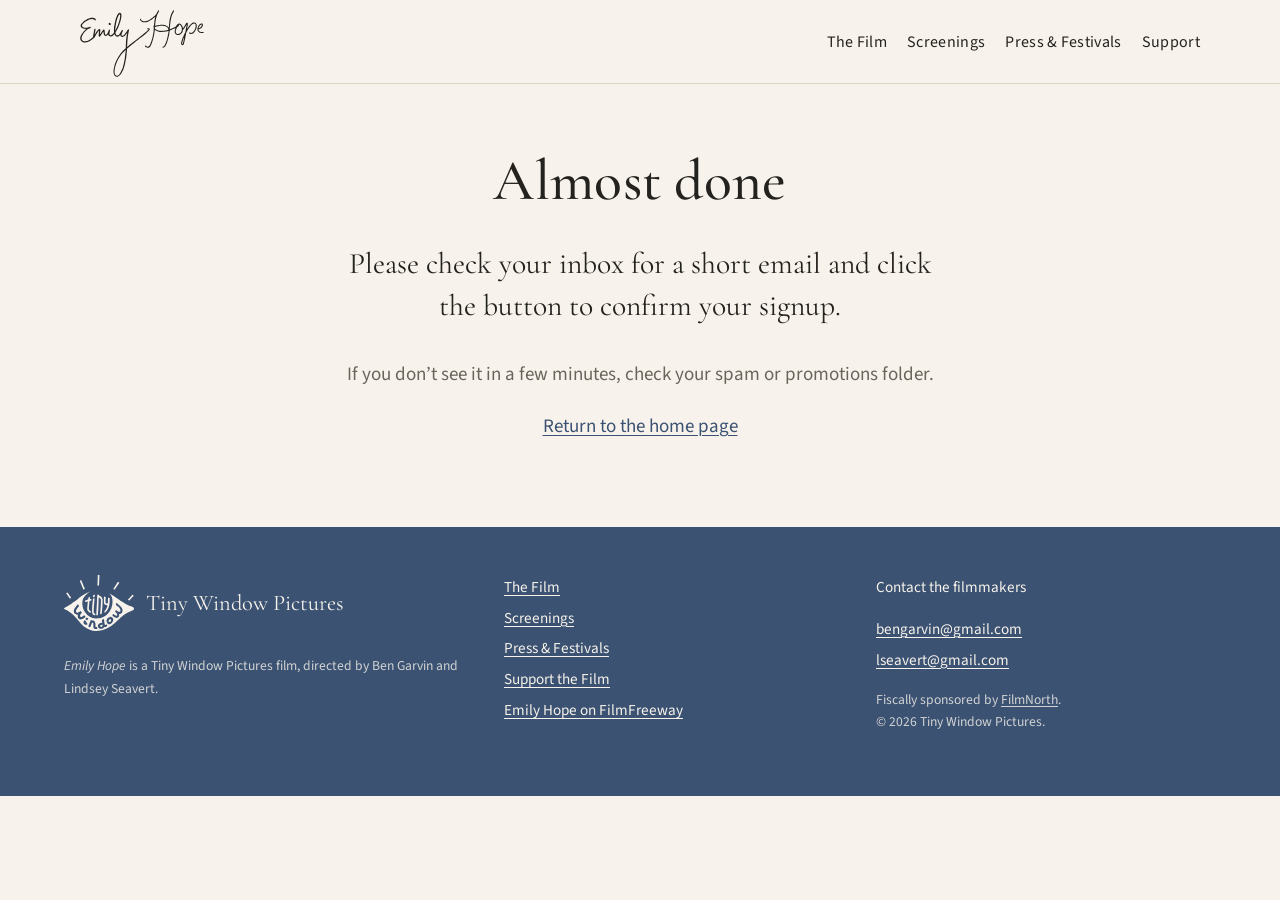
<file: thanks/index.html>
<!doctype html>
<html lang="en">
<head>
  <meta charset="utf-8">
  <!-- Google Analytics (Emily Hope website) -->
  <script async src="https://www.googletagmanager.com/gtag/js?id=G-E8V0E00K4C"></script>
  <script>window.dataLayer=window.dataLayer||[];function gtag(){dataLayer.push(arguments);}gtag('js',new Date());gtag('config','G-E8V0E00K4C');</script>
  <meta name="viewport" content="width=device-width, initial-scale=1">
  <title>Thank you | Emily Hope</title>
  <meta name="robots" content="noindex">
  <meta name="description" content="Thank you for signing up for updates about Emily Hope.">
  <link rel="canonical" href="https://www.emilyhopefilm.com/thanks/">
  <meta property="og:type" content="website">
  <meta property="og:site_name" content="Emily Hope">
  <meta property="og:title" content="Thank you | Emily Hope">
  <meta property="og:description" content="Thank you for signing up for updates about Emily Hope.">
  <meta property="og:url" content="https://www.emilyhopefilm.com/thanks/">
  <meta property="og:image" content="https://www.emilyhopefilm.com/img/og-emily-hope.jpg">
  <meta property="og:image:width" content="1200">
  <meta property="og:image:height" content="630">
  <meta property="og:image:alt" content="Emily Hope smiling across a table at her daughter Ruby, with her husband Rob in the foreground.">
  <meta name="twitter:card" content="summary_large_image">
  <meta name="theme-color" content="#3b5272">
  <link rel="icon" href="../favicon.svg" type="image/svg+xml">
  <link rel="preconnect" href="https://fonts.googleapis.com">
  <link rel="preconnect" href="https://fonts.gstatic.com" crossorigin>
  <link href="https://fonts.googleapis.com/css2?family=Cormorant+Garamond:ital,wght@0,500;1,500&amp;family=Source+Sans+3:wght@400;600&amp;display=swap" rel="stylesheet">
  <link rel="stylesheet" href="../css/style.css?v=3">
</head>
<body>
  <a class="skip" href="#main">Skip to content</a>

  <header class="site-header">
    <div class="inner">
      <a class="wordmark" href="../"><img src="../img/emily-hope-signature.svg" alt="Emily Hope, home" width="1272" height="690"></a>
      <nav aria-label="Main">
        <ul class="nav">
        <li><a href="../film/">The Film</a></li>
        <li><a href="../screenings/">Screenings</a></li>
        <li><a href="../press/">Press &amp; Festivals</a></li>
        <li><a href="../support/">Support</a></li>
        </ul>
      </nav>
    </div>
  </header>

  <main id="main">
    <section class="section">
      <div class="prose center">
        <h1>Almost done</h1>
        <p class="lede">Please check your inbox for a short email and click the button to confirm your signup.</p>
        <p class="muted">If you don&rsquo;t see it in a few minutes, check your spam or promotions folder.</p>
        <p><a href="../">Return to the home page</a></p>
      </div>
    </section>
  </main>

  <footer class="site-footer">
    <div class="inner">
      <div>
        <a class="tw-mark" href="https://tiny-window.com"><img src="../img/tiny-window-logo-white.svg" alt="" width="1872" height="1498"><span class="tw-text">Tiny Window Pictures</span></a>
        <p class="small"><em>Emily Hope</em> is a Tiny Window Pictures film, directed by Ben Garvin and Lindsey Seavert.</p>
      </div>
      <div>
        <ul>
          <li><a href="../film/">The Film</a></li>
          <li><a href="../screenings/">Screenings</a></li>
          <li><a href="../press/">Press &amp; Festivals</a></li>
          <li><a href="../support/">Support the Film</a></li>
          <li><a href="https://filmfreeway.com/projects/4390738">Emily Hope on FilmFreeway</a></li>
        </ul>
      </div>
      <div>
        <p>Contact the filmmakers</p>
        <ul>
          <li><a href="mailto:bengarvin@gmail.com">bengarvin@gmail.com</a></li>
          <li><a href="mailto:lseavert@gmail.com">lseavert@gmail.com</a></li>
        </ul>
        <p class="small">Fiscally sponsored by <a href="https://filmnorth.org/fiscally-sponsored-projects/emily-hope/">FilmNorth</a>.<br>&copy; 2026 Tiny Window Pictures.</p>
      </div>
    </div>
  </footer>
</body>
</html>
</file>
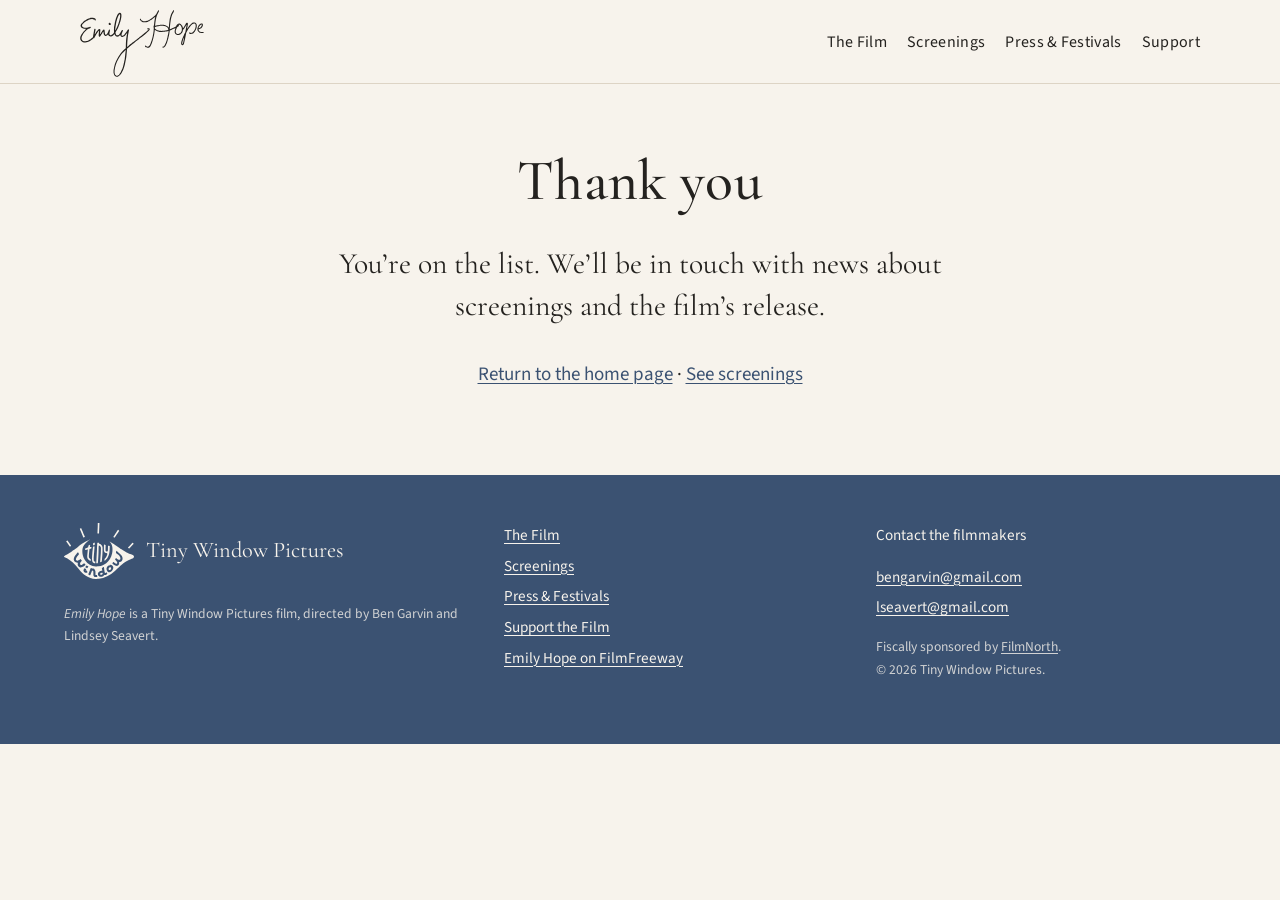
<file: thanks/confirmed/index.html>
<!doctype html>
<html lang="en">
<head>
  <meta charset="utf-8">
  <!-- Google Analytics (Emily Hope website) -->
  <script async src="https://www.googletagmanager.com/gtag/js?id=G-E8V0E00K4C"></script>
  <script>window.dataLayer=window.dataLayer||[];function gtag(){dataLayer.push(arguments);}gtag('js',new Date());gtag('config','G-E8V0E00K4C');</script>
  <meta name="viewport" content="width=device-width, initial-scale=1">
  <title>You are subscribed | Emily Hope</title>
  <meta name="robots" content="noindex">
  <meta name="description" content="Your subscription to Emily Hope updates is confirmed.">
  <link rel="canonical" href="https://www.emilyhopefilm.com/thanks/confirmed/">
  <meta property="og:type" content="website">
  <meta property="og:site_name" content="Emily Hope">
  <meta property="og:title" content="You are subscribed | Emily Hope">
  <meta property="og:description" content="Your subscription to Emily Hope updates is confirmed.">
  <meta property="og:url" content="https://www.emilyhopefilm.com/thanks/confirmed/">
  <meta property="og:image" content="https://www.emilyhopefilm.com/img/og-emily-hope.jpg">
  <meta property="og:image:width" content="1200">
  <meta property="og:image:height" content="630">
  <meta property="og:image:alt" content="Emily Hope smiling across a table at her daughter Ruby, with her husband Rob in the foreground.">
  <meta name="twitter:card" content="summary_large_image">
  <meta name="theme-color" content="#3b5272">
  <link rel="icon" href="../../favicon.svg" type="image/svg+xml">
  <link rel="preconnect" href="https://fonts.googleapis.com">
  <link rel="preconnect" href="https://fonts.gstatic.com" crossorigin>
  <link href="https://fonts.googleapis.com/css2?family=Cormorant+Garamond:ital,wght@0,500;1,500&amp;family=Source+Sans+3:wght@400;600&amp;display=swap" rel="stylesheet">
  <link rel="stylesheet" href="../../css/style.css?v=3">
</head>
<body>
  <a class="skip" href="#main">Skip to content</a>

  <header class="site-header">
    <div class="inner">
      <a class="wordmark" href="../../"><img src="../../img/emily-hope-signature.svg" alt="Emily Hope, home" width="1272" height="690"></a>
      <nav aria-label="Main">
        <ul class="nav">
        <li><a href="../../film/">The Film</a></li>
        <li><a href="../../screenings/">Screenings</a></li>
        <li><a href="../../press/">Press &amp; Festivals</a></li>
        <li><a href="../../support/">Support</a></li>
        </ul>
      </nav>
    </div>
  </header>

  <main id="main">
    <section class="section">
      <div class="prose center">
        <h1>Thank you</h1>
        <p class="lede">You&rsquo;re on the list. We&rsquo;ll be in touch with news about screenings and the film&rsquo;s release.</p>
        <p><a href="../../">Return to the home page</a> &middot; <a href="../../screenings/">See screenings</a></p>
      </div>
    </section>
  </main>

  <footer class="site-footer">
    <div class="inner">
      <div>
        <a class="tw-mark" href="https://tiny-window.com"><img src="../../img/tiny-window-logo-white.svg" alt="" width="1872" height="1498"><span class="tw-text">Tiny Window Pictures</span></a>
        <p class="small"><em>Emily Hope</em> is a Tiny Window Pictures film, directed by Ben Garvin and Lindsey Seavert.</p>
      </div>
      <div>
        <ul>
          <li><a href="../../film/">The Film</a></li>
          <li><a href="../../screenings/">Screenings</a></li>
          <li><a href="../../press/">Press &amp; Festivals</a></li>
          <li><a href="../../support/">Support the Film</a></li>
          <li><a href="https://filmfreeway.com/projects/4390738">Emily Hope on FilmFreeway</a></li>
        </ul>
      </div>
      <div>
        <p>Contact the filmmakers</p>
        <ul>
          <li><a href="mailto:bengarvin@gmail.com">bengarvin@gmail.com</a></li>
          <li><a href="mailto:lseavert@gmail.com">lseavert@gmail.com</a></li>
        </ul>
        <p class="small">Fiscally sponsored by <a href="https://filmnorth.org/fiscally-sponsored-projects/emily-hope/">FilmNorth</a>.<br>&copy; 2026 Tiny Window Pictures.</p>
      </div>
    </div>
  </footer>
</body>
</html>
</file>
<file: css/style.css>
/* Emily Hope — site styles
   Plain CSS, no build step. Colors and type live in :root below. */

:root {
  --bg: #f7f3ec;          /* warm paper */
  --bg-alt: #efe8dc;      /* slightly deeper paper for alternating sections */
  --ink: #24221f;         /* body text */
  --muted: #6a645b;       /* captions, secondary text */
  --line: #ddd4c5;        /* hairlines */
  --accent: #3b5272;      /* denim navy (primary) */
  --accent-deep: #2a3d57; /* navy hover / pressed */
  --accent-ink: #f7f3ec;  /* text on navy */
  --warm: #b5603f;        /* peach-coral, dark enough for small text */
  --warm-soft: #e39a7b;   /* peach-coral for rules and borders */
  --serif: "Cormorant Garamond", Georgia, "Times New Roman", serif;
  --sans: "Source Sans 3", -apple-system, "Segoe UI", Roboto, Helvetica, Arial, sans-serif;
  --measure: 38rem;       /* comfortable reading width */
  --wide: 72rem;
}

*, *::before, *::after { box-sizing: border-box; }
html { -webkit-text-size-adjust: 100%; }
body {
  margin: 0;
  background: var(--bg);
  color: var(--ink);
  font-family: var(--sans);
  font-size: 1.125rem;          /* 18px */
  line-height: 1.65;
  text-rendering: optimizeLegibility;
}
@media (min-width: 48rem) { body { font-size: 1.1875rem; } }   /* 19px */

img { max-width: 100%; height: auto; display: block; }
a { color: var(--accent); text-underline-offset: 0.18em; text-decoration-thickness: 1px; }
a:hover { text-decoration-thickness: 2px; }
:focus-visible { outline: 2px solid var(--accent); outline-offset: 3px; }

h1, h2, h3 { font-family: var(--serif); font-weight: 500; line-height: 1.15; margin: 0 0 0.5em; letter-spacing: 0.005em; }
h1 { font-size: clamp(2.4rem, 6vw, 3.6rem); }
h2 { font-size: clamp(1.8rem, 4vw, 2.4rem); }
h3 { font-size: 1.5rem; }
p { margin: 0 0 1.1em; }

.skip { position: absolute; left: -999px; top: 0; background: var(--ink); color: var(--bg); padding: 0.5rem 1rem; z-index: 10; }
.skip:focus { left: 1rem; top: 1rem; }

/* ---------- Header ---------- */
.site-header {
  border-bottom: 1px solid var(--line);
  background: var(--bg);
}
.site-header .inner {
  max-width: var(--wide); margin: 0 auto; padding: 1rem 1rem;
  display: flex; flex-wrap: wrap; align-items: center; justify-content: space-between; gap: 0.5rem 1.5rem;
}
.wordmark {
  font-family: var(--serif); font-size: 1.7rem; font-style: italic; color: var(--ink); text-decoration: none; white-space: nowrap;
}
.wordmark img { height: 4.2rem; width: auto; margin: -0.4rem 0 -0.6rem; }
.nav { display: flex; flex-wrap: wrap; gap: 0.25rem 1.25rem; margin: 0; padding: 0; list-style: none; }
.nav a { color: var(--ink); text-decoration: none; font-size: 1rem; letter-spacing: 0.02em; padding: 0.25rem 0; border-bottom: 1px solid transparent; }
.nav a:hover, .nav a[aria-current="page"] { border-bottom-color: var(--warm-soft); color: var(--accent); }
/* Phones: keep all four labels on one line (scrolls sideways only if a screen is very narrow) */
@media (max-width: 47.99rem) {
  .site-header .inner { padding: 0.75rem 0.75rem; gap: 0.4rem 1rem; }
  .wordmark img { height: 3.4rem; }
  .nav { flex-wrap: nowrap; gap: 0 0.9rem; width: 100%; overflow-x: auto; -webkit-overflow-scrolling: touch; scrollbar-width: none; }
  .nav::-webkit-scrollbar { display: none; }
  .nav a { font-size: 0.9rem; letter-spacing: 0; white-space: nowrap; }
}

/* ---------- Layout ---------- */
main { display: block; }
.section { padding: 4rem 1rem; }
.section.alt { background: var(--bg-alt); }
.prose { max-width: var(--measure); margin: 0 auto; }
.wide { max-width: var(--wide); margin: 0 auto; }
.center { text-align: center; }
.eyebrow { font-family: var(--sans); font-size: 0.85rem; letter-spacing: 0.14em; text-transform: uppercase; color: var(--muted); margin: 0 0 0.75rem; }
.lede { font-family: var(--serif); font-size: clamp(1.45rem, 3vw, 1.85rem); line-height: 1.4; }
.muted { color: var(--muted); }
hr { border: 0; border-top: 1px solid var(--line); margin: 3rem auto; max-width: var(--measure); }

/* ---------- Home hero ---------- */
.hero { margin: 0; }
.hero img { width: 100%; max-height: 82vh; object-fit: cover; }
.title-block { padding: 3rem 1rem 1rem; text-align: center; }
.title-block .film-title { margin: 0 auto 0.25rem; font-style: italic; font-size: clamp(3rem, 9vw, 5.5rem); }
.title-block .film-title img { margin: 0 auto; width: min(30rem, 82vw); height: auto; }
.title-block .credit { font-size: 0.95rem; letter-spacing: 0.14em; text-transform: uppercase; color: var(--muted); margin: 0; }

/* ---------- Figures ---------- */
figure { margin: 0; }
figcaption { font-size: 0.9rem; line-height: 1.5; color: var(--muted); margin-top: 0.6rem; max-width: var(--measure); }
.figure-wide { max-width: var(--wide); margin: 0 auto; }
.figure-wide figcaption { padding: 0 1rem; }
@media (min-width: 72rem) { .figure-wide figcaption { padding: 0; } }

.pull {
  font-family: var(--serif); font-size: clamp(1.6rem, 3.6vw, 2.2rem); line-height: 1.35; font-style: italic;
  max-width: 40rem; margin: 0 auto; text-align: center;
}
.pull cite { display: block; margin-top: 1rem; font-family: var(--sans); font-style: normal; font-size: 1rem; color: var(--muted); }

/* ---------- Doors (three paths) ---------- */
.doors { display: grid; gap: 1.5rem; grid-template-columns: 1fr; max-width: var(--wide); margin: 0 auto; }
@media (min-width: 52rem) { .doors { grid-template-columns: repeat(3, 1fr); } }
.door { border-top: 1px solid var(--ink); padding-top: 1rem; }
.door h3 { margin-bottom: 0.4rem; }
.door p { color: var(--muted); font-size: 1rem; }

/* ---------- Buttons ---------- */
.btn {
  display: inline-block; background: var(--accent); color: var(--accent-ink); text-decoration: none;
  padding: 0.8rem 1.4rem; font-size: 1rem; letter-spacing: 0.04em; border: 1px solid var(--accent); border-radius: 2px;
}
.btn:hover { background: var(--accent-deep); border-color: var(--accent-deep); }
.btn.ghost { background: transparent; color: var(--accent); }
.btn.ghost:hover { background: var(--accent); color: var(--accent-ink); }
.btn-row { display: flex; flex-wrap: wrap; gap: 0.75rem; margin-top: 1.5rem; }
.center .btn-row { justify-content: center; }

/* ---------- Video (click to play) ---------- */
.video { position: relative; aspect-ratio: 16 / 9; background: #111; max-width: 60rem; margin: 0 auto; }
.video button { all: unset; cursor: pointer; position: absolute; inset: 0; display: block; }
.video button img { width: 100%; height: 100%; object-fit: cover; opacity: 0.85; }
.video button span {
  position: absolute; left: 50%; top: 50%; transform: translate(-50%, -50%);
  background: rgba(247, 243, 236, 0.92); color: var(--ink); padding: 0.8rem 1.4rem; font-size: 1rem; letter-spacing: 0.06em;
}
.video button:focus-visible span, .video button:hover span { background: var(--bg); outline: 2px solid var(--accent); }
.video iframe { position: absolute; inset: 0; width: 100%; height: 100%; border: 0; }

/* ---------- People ---------- */
.people { display: grid; gap: 2.5rem; grid-template-columns: 1fr; max-width: var(--wide); margin: 0 auto; }
@media (min-width: 52rem) { .people { grid-template-columns: repeat(3, 1fr); } }
.person img { width: 9rem; height: 9rem; object-fit: cover; border-radius: 50%; margin-bottom: 1rem; }
.person .role { color: var(--muted); font-size: 0.95rem; margin-top: -0.3rem; }
.person p { font-size: 1rem; }

/* ---------- Spec / fact tables ---------- */
.facts { width: 100%; border-collapse: collapse; font-size: 1rem; }
.facts th, .facts td { text-align: left; vertical-align: top; padding: 0.6rem 0; border-bottom: 1px solid var(--line); }
.facts th { width: 40%; font-weight: 600; padding-right: 1rem; }

/* ---------- Stills grid (press) ---------- */
.stills { display: grid; gap: 2.5rem 2rem; grid-template-columns: 1fr; max-width: var(--wide); margin: 0 auto; }
@media (min-width: 48rem) { .stills { grid-template-columns: repeat(2, 1fr); } }
.stills figcaption a { font-size: 0.9rem; }

/* ---------- Screenings list ---------- */
.screenings { list-style: none; margin: 0; padding: 0; }
.screening { border-top: 1px solid var(--line); padding: 1.25rem 0; }
.screening .date { font-weight: 600; }
.screening .where { color: var(--muted); }

/* ---------- Signup ---------- */
.signup { max-width: 30rem; margin: 1.5rem auto 0; display: flex; flex-wrap: wrap; gap: 0.5rem; justify-content: center; }
.signup input[type="email"] {
  flex: 1 1 14rem; font: inherit; font-size: 1rem; padding: 0.75rem 0.9rem; border: 1px solid var(--muted); background: #fffdf9; color: var(--ink); border-radius: 2px;
}
.signup button { font: inherit; font-size: 1rem; cursor: pointer; }
.signup .signup-note { flex-basis: 100%; font-size: 0.85rem; color: var(--muted); margin: 0.25rem 0 0; }

/* ---------- Partners ---------- */
.partners { display: flex; flex-wrap: wrap; justify-content: center; gap: 0.5rem 2.5rem; list-style: none; padding: 0; margin: 1rem 0 0; font-size: 1rem; }
.partners li span { display: block; font-size: 0.8rem; letter-spacing: 0.12em; text-transform: uppercase; color: var(--muted); }

/* ---------- Footer ---------- */
.site-footer { background: var(--accent); color: var(--accent-ink); padding: 3rem 1rem; font-size: 0.95rem; }
.site-footer a { color: var(--accent-ink); }
.site-footer .inner { max-width: var(--wide); margin: 0 auto; display: grid; gap: 2rem; grid-template-columns: 1fr; }
@media (min-width: 48rem) { .site-footer .inner { grid-template-columns: 1.2fr 1fr 1fr; align-items: start; } }
.tw-mark { display: inline-flex; align-items: center; gap: 0.75rem; text-decoration: none; }
.tw-mark img { height: 3.5rem; width: auto; }
.tw-mark .tw-text { font-family: var(--serif); font-size: 1.4rem; }
.site-footer ul { list-style: none; padding: 0; margin: 0; }
.site-footer li { margin-bottom: 0.35rem; }
.site-footer .small { opacity: 0.8; font-size: 0.85rem; margin-top: 1rem; }

@media (prefers-reduced-motion: reduce) { * { scroll-behavior: auto !important; } }
@media print { .site-header .nav, .site-footer, .signup, .video { display: none; } body { background: #fff; } }

/* ---------- Partner row (home) ---------- */
.partner-row { max-width: 46rem; margin: 0 auto; display: grid; gap: 1.25rem 2rem; grid-template-columns: 1fr; align-items: center; }
@media (min-width: 40rem) { .partner-row { grid-template-columns: 14rem 1fr; } }
.partner-row h3 { font-size: 1.4rem; margin-bottom: 0.4rem; }
.partner-row p { font-size: 1rem; }
.thumb img, .thumbs img { width: 100%; height: auto; border-radius: 2px; }
.credit-line { font-size: 0.85rem; color: var(--muted); margin: 0.5rem 0 0; }

/* ---------- Small photo row (past screenings) ---------- */
.thumbs { display: grid; grid-template-columns: repeat(3, 1fr); gap: 0.75rem; margin-top: 1rem; }
.thumbs img { aspect-ratio: 3 / 2; object-fit: cover; }

/* ---------- Big + small pair (support) ---------- */
.pair { max-width: var(--wide); margin: 0 auto; padding: 0 1rem; display: grid; gap: 2rem; grid-template-columns: 1fr; align-items: end; }
@media (min-width: 52rem) { .pair { grid-template-columns: 2fr 1fr; gap: 2.5rem; } }

/* ---------- Content note ---------- */
.note { font-size: 0.95rem; color: var(--muted); border-left: 2px solid var(--line); padding-left: 1rem; margin-top: 1.5rem; }

/* ---------- Navy quote band (home) ---------- */
.band { background: var(--accent); color: var(--accent-ink); }
.band a { color: var(--accent-ink); }
.quote-row { max-width: 64rem; margin: 0 auto; display: grid; gap: 2rem; grid-template-columns: 1fr; align-items: center; }
@media (min-width: 52rem) { .quote-row { grid-template-columns: 2fr 3fr; gap: 3.5rem; } }
.band figcaption { color: rgba(247, 243, 236, 0.78); }
.band .pull { text-align: left; margin: 0; }
.band .pull cite { color: rgba(247, 243, 236, 0.8); }
@media (max-width: 51.99rem) { .band .pull { text-align: center; } }

/* ---------- Small photo floated beside text ---------- */
.float-photo { width: 10rem; float: right; margin: 0.4rem 0 1rem 1.75rem; }
@media (min-width: 48rem) { .float-photo { width: 13rem; margin-right: -4rem; } }
.float-photo img { border-radius: 2px; }
.float-photo figcaption { font-size: 0.8rem; }
.prose::after { content: ""; display: block; clear: both; }

/* ---------- Credits line + peach accents ---------- */
.credits-line { font-size: 1rem; letter-spacing: 0.02em; margin-bottom: 0.4rem; }
.section:not(.center) .prose:not(.center) > h2::before, .section:not(.center) .prose > figure + h2::before { content: ""; display: block; width: 2.5rem; height: 2px; background: var(--warm-soft); margin-bottom: 0.9rem; }
.door { border-top-color: var(--warm-soft); }
.eyebrow { color: var(--warm); }
.visually-hidden { position: absolute; width: 1px; height: 1px; overflow: hidden; clip: rect(0 0 0 0); white-space: nowrap; }
.signup .btn { padding: 0.75rem 1.4rem; }

/* ---------- Feature (Cathy Wurzer / End in Mind) ---------- */
.feature { max-width: var(--wide); margin: 0 auto; display: grid; gap: 2rem; grid-template-columns: 1fr; align-items: center; }
@media (min-width: 52rem) { .feature { grid-template-columns: 1fr 1fr; gap: 3.5rem; } }
.feature h2 { font-size: clamp(1.7rem, 3.2vw, 2.2rem); }
.feature-quote { font-family: var(--serif); font-style: italic; font-size: 1.35rem; line-height: 1.4; margin: 1.5rem 0; border-left: 2px solid var(--warm-soft); padding-left: 1rem; }
.feature-quote cite { display: block; font-family: var(--sans); font-style: normal; font-size: 0.9rem; color: var(--muted); margin-top: 0.5rem; }

/* ---------- Opening-scene link + modal ---------- */
.play-link { font-weight: 600; text-decoration: none; border-bottom: 1px solid var(--warm-soft); }
.story-links { line-height: 2; }
.modal { position: fixed; inset: 0; background: rgba(20, 19, 17, 0.92); z-index: 100; display: flex; align-items: center; justify-content: center; padding: 1rem; }
.modal[hidden] { display: none; }
.modal-inner { position: relative; width: min(72rem, 100%); }
.modal-frame { position: relative; aspect-ratio: 16 / 9; background: #000; }
.modal-frame iframe { position: absolute; inset: 0; width: 100%; height: 100%; border: 0; }
.modal-close { position: absolute; top: -2.6rem; right: 0; background: none; border: 0; color: #f7f3ec; font-size: 2.2rem; line-height: 1; cursor: pointer; }

/* ---------- Press partner with headshot ---------- */
.press-partner { display: flex; gap: 1.25rem; align-items: flex-start; margin-bottom: 1.1em; }
.press-partner img { width: 6.5rem; height: 6.5rem; border-radius: 50%; object-fit: cover; flex: none; }
.press-partner p { margin: 0; }
</file>
